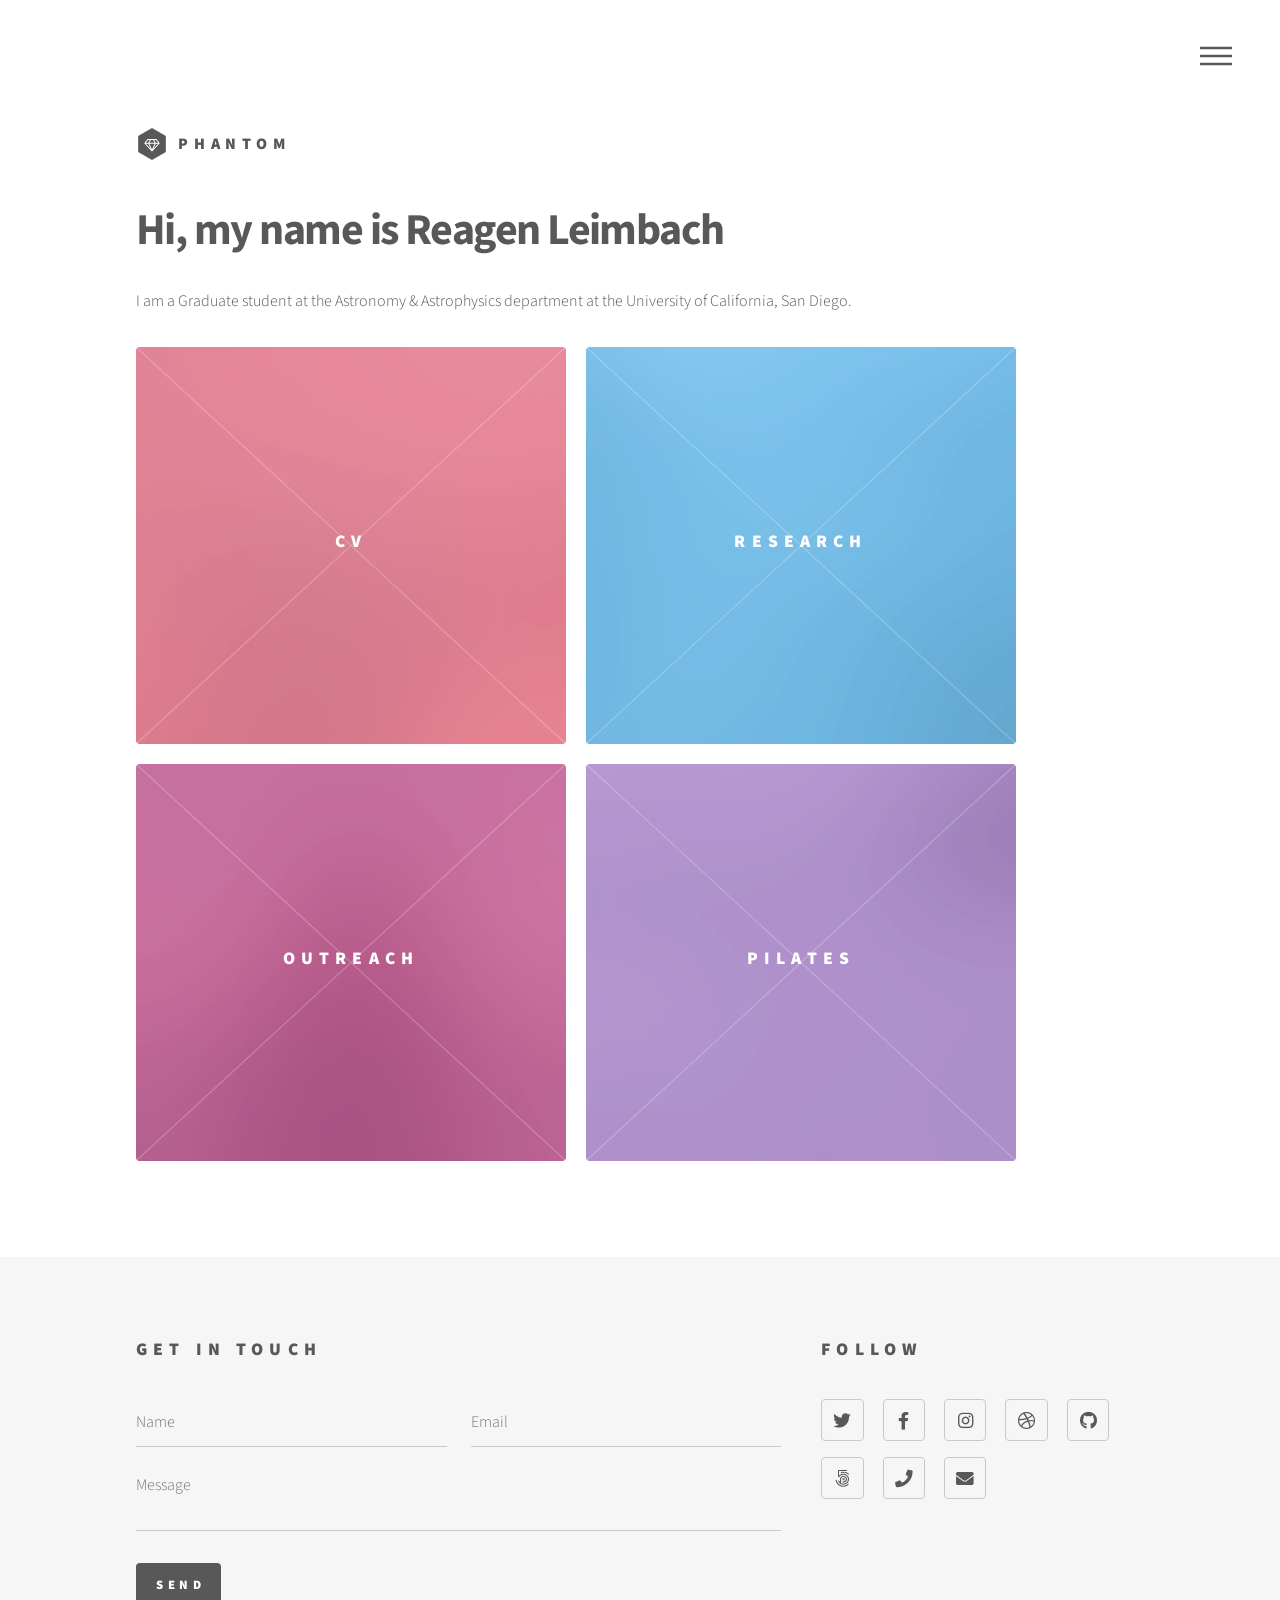
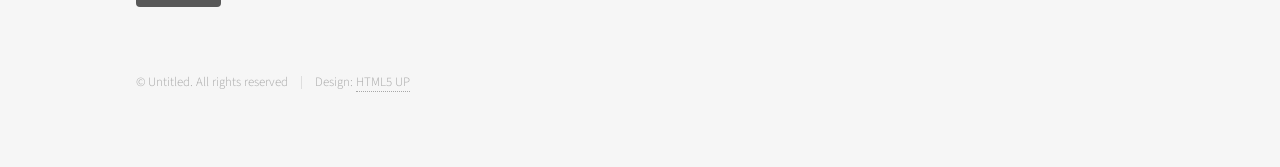
<file: index.html>
<!DOCTYPE HTML>
<!--
	Phantom by HTML5 UP
	html5up.net | @ajlkn
	Free for personal and commercial use under the CCA 3.0 license (html5up.net/license)
-->
<html>
	<head>
		<title>Reagen Leimbach</title>
		<meta charset="utf-8" />
		<meta name="viewport" content="width=device-width, initial-scale=1, user-scalable=no" />
		<link rel="stylesheet" href="assets/css/main.css" />
		<noscript><link rel="stylesheet" href="assets/css/noscript.css" /></noscript>
	</head>
	<body class="is-preload">
		<!-- Wrapper -->
			<div id="wrapper">

				<!-- Header -->
					<header id="header">
						<div class="inner">

							<!-- Logo -->
								<a href="index.html" class="logo">
									<span class="symbol"><img src="images/logo.svg" alt="" /></span><span class="title">Phantom</span>
								</a>

							<!-- Nav -->
								<nav>
									<ul>
										<li><a href="#menu">Menu</a></li>
									</ul>
								</nav>

						</div>
					</header>

				<!-- Menu -->
					<nav id="menu">
						<h2>Menu</h2>
						<ul>
							<li><a href="index.html">Home</a></li>
							<li><a href="cv.html">CV</a></li>
							<li><a href="research.html">Research</a></li>
							<li><a href="outreach.html">Outreach</a></li>
							<li><a href="pilates.html">Pilates</a></li>
							<li><a href="elements.html">Elements</a></li>
						</ul>
					</nav>

				<!-- Main -->
					<div id="main">
						<div class="inner">
							<header>
								<h1>Hi, my name is Reagen Leimbach <br /></h1>
								<p>I am a Graduate student at the Astronomy & Astrophysics department at the University of California, San Diego.</p>
							</header>
							
							<section class="tiles">
								<article class="style1">
									<span class="image">
										<img src="images/pic01.jpg" alt="" />
									</span>
									<a href="cv.html">
										<h2>CV</h2>
										<div class="content">
											<p>Sed nisl arcu euismod sit amet nisi lorem etiam dolor veroeros et feugiat.</p>
										</div>
									</a>
								</article>
								
								<article class="style2">
									<span class="image">
										<img src="images/pic02.jpg" alt="" />
									</span>
									<a href="research.html">
										<h2>Research</h2>
										<div class="content">
											<p>Sed nisl arcu euismod sit amet nisi lorem etiam dolor veroeros et feugiat.</p>
										</div>
									</a>
								</article>
								
								<!-- <article class="style3">
									<span class="image">
										<img src="images/pic03.jpg" alt="" />
									</span>
									<a href="generic.html">
										<h2>Feugiat</h2>
										<div class="content">
											<p>Sed nisl arcu euismod sit amet nisi lorem etiam dolor veroeros et feugiat.</p>
										</div>
									</a>
								</article>-->
								<article class="style4">
									<span class="image">
										<img src="images/pic04.jpg" alt="" />
									</span>
									<a href="outreach.html">
										<h2>Outreach</h2>
										<div class="content">
											<p>Sed nisl arcu euismod sit amet nisi lorem etiam dolor veroeros et feugiat.</p>
										</div>
									</a>
								</article>
								
								<article class="style5">
									<span class="image">
										<img src="images/pic05.jpg" alt="" />
									</span>
									<a href="pilates.html">
										<h2>Pilates</h2>
										<div class="content">
											<p>Sed nisl arcu euismod sit amet nisi lorem etiam dolor veroeros et feugiat.</p>
										</div>
									</a>
								</article>
								
								<!--<article class="style6">
								%	<span class="image">
								%		<img src="images/pic06.jpg" alt="" />
								%	</span>
								%	<a href="generic.html">
								%		<h2>Veroeros</h2>
								%		<div class="content">
								%			<p>Sed nisl arcu euismod sit amet nisi lorem etiam dolor veroeros et feugiat.</p>
								%		</div>
								%	</a>
								%</article>
								%<article class="style2">
								%	<span class="image">
								%		<img src="images/pic07.jpg" alt="" />
								%	</span>
								%	<a href="generic.html">
								%		<h2>Ipsum</h2>
								%		<div class="content">
								%			<p>Sed nisl arcu euismod sit amet nisi lorem etiam dolor veroeros et feugiat.</p>
								%		</div>
								%	</a>
								%</article>
								%<article class="style3">
								%	<span class="image">
								%		<img src="images/pic08.jpg" alt="" />
								%	</span>
								%	<a href="generic.html">
								%		<h2>Dolor</h2>
								%		<div class="content">
								%			<p>Sed nisl arcu euismod sit amet nisi lorem etiam dolor veroeros et feugiat.</p>
								%		</div>
								%	</a>
								%</article>
								%<article class="style1">
								%	<span class="image">
								%		<img src="images/pic09.jpg" alt="" />
								%	</span>
								%	<a href="generic.html">
								%		<h2>Nullam</h2>
								%		<div class="content">
								%			<p>Sed nisl arcu euismod sit amet nisi lorem etiam dolor veroeros et feugiat.</p>
								%		</div>
								%	</a>
								%</article>
								%<article class="style5">
								%	<span class="image">
								%		<img src="images/pic10.jpg" alt="" />
								%	</span>
								%	<a href="generic.html">
								%		<h2>Ultricies</h2>
								%		<div class="content">
								%			<p>Sed nisl arcu euismod sit amet nisi lorem etiam dolor veroeros et feugiat.</p>
								%		</div>
								%	</a>
								%</article>
								%<article class="style6">
								%	<span class="image">
								%		<img src="images/pic11.jpg" alt="" />
								%	</span>
								%	<a href="generic.html">
								%		<h2>Dictum</h2>
								%		<div class="content">
								%			<p>Sed nisl arcu euismod sit amet nisi lorem etiam dolor veroeros et feugiat.</p>
								%		</div>
								%	</a>
								%</article>
								%<article class="style4">
								%	<span class="image">
								%		<img src="images/pic12.jpg" alt="" />
								%	</span>
								%	<a href="generic.html">
								%		<h2>Pretium</h2>
								%		<div class="content">
								%			<p>Sed nisl arcu euismod sit amet nisi lorem etiam dolor veroeros et feugiat.</p>
								%		</div>
								%	</a>
								%</article>-->
							</section>
						</div>
					</div>

				<!-- Footer -->
					<footer id="footer">
						<div class="inner">
							<section>
								<h2>Get in touch</h2>
								<form method="post" action="#">
									<div class="fields">
										<div class="field half">
											<input type="text" name="name" id="name" placeholder="Name" />
										</div>
										<div class="field half">
											<input type="email" name="email" id="email" placeholder="Email" />
										</div>
										<div class="field">
											<textarea name="message" id="message" placeholder="Message"></textarea>
										</div>
									</div>
									<ul class="actions">
										<li><input type="submit" value="Send" class="primary" /></li>
									</ul>
								</form>
							</section>
							<section>
								<h2>Follow</h2>
								<ul class="icons">
									<li><a href="#" class="icon brands style2 fa-twitter"><span class="label">Twitter</span></a></li>
									<li><a href="#" class="icon brands style2 fa-facebook-f"><span class="label">Facebook</span></a></li>
									<li><a href="#" class="icon brands style2 fa-instagram"><span class="label">Instagram</span></a></li>
									<li><a href="#" class="icon brands style2 fa-dribbble"><span class="label">Dribbble</span></a></li>
									<li><a href="#" class="icon brands style2 fa-github"><span class="label">GitHub</span></a></li>
									<li><a href="#" class="icon brands style2 fa-500px"><span class="label">500px</span></a></li>
									<li><a href="#" class="icon solid style2 fa-phone"><span class="label">Phone</span></a></li>
									<li><a href="#" class="icon solid style2 fa-envelope"><span class="label">Email</span></a></li>
								</ul>
							</section>
							<ul class="copyright">
								<li>&copy; Untitled. All rights reserved</li><li>Design: <a href="http://html5up.net">HTML5 UP</a></li>
							</ul>
						</div>
					</footer>

			</div>

		<!-- Scripts -->
			<script src="assets/js/jquery.min.js"></script>
			<script src="assets/js/browser.min.js"></script>
			<script src="assets/js/breakpoints.min.js"></script>
			<script src="assets/js/util.js"></script>
			<script src="assets/js/main.js"></script>

	</body>
</html>
</file>
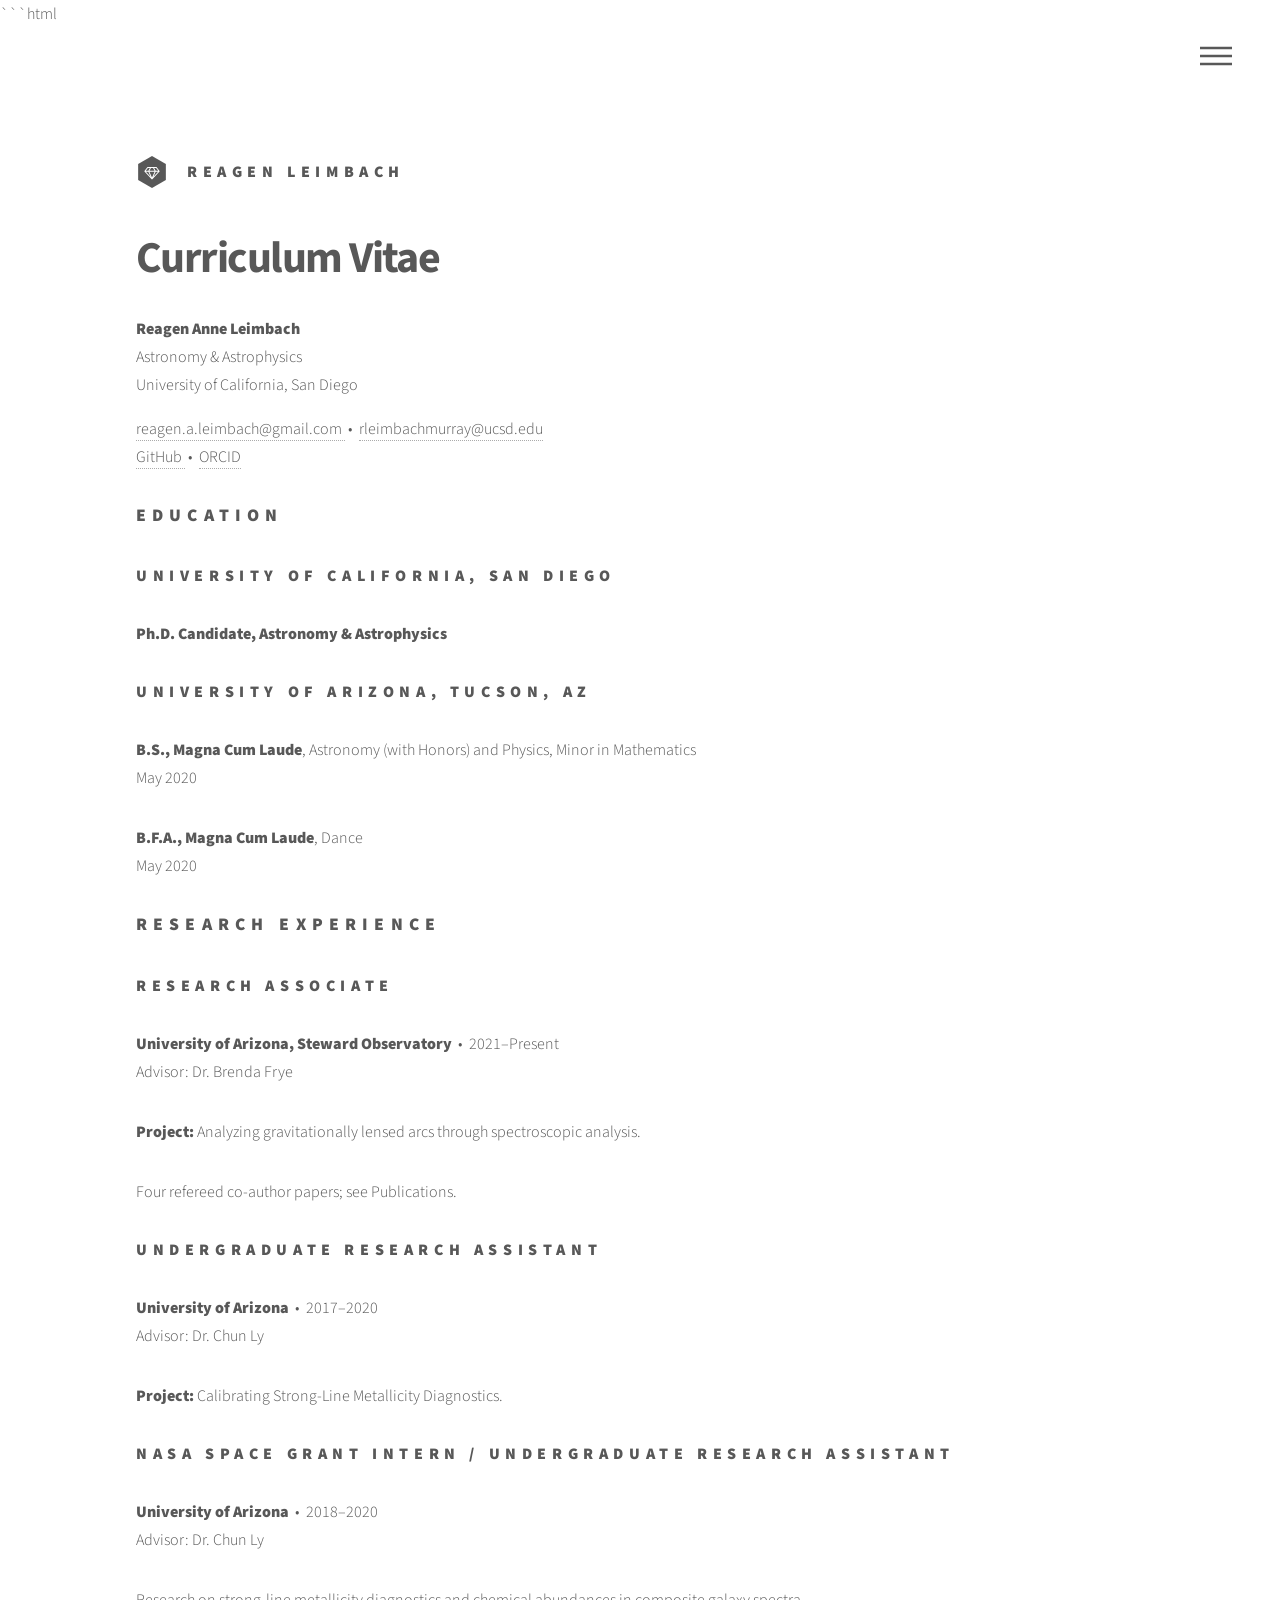
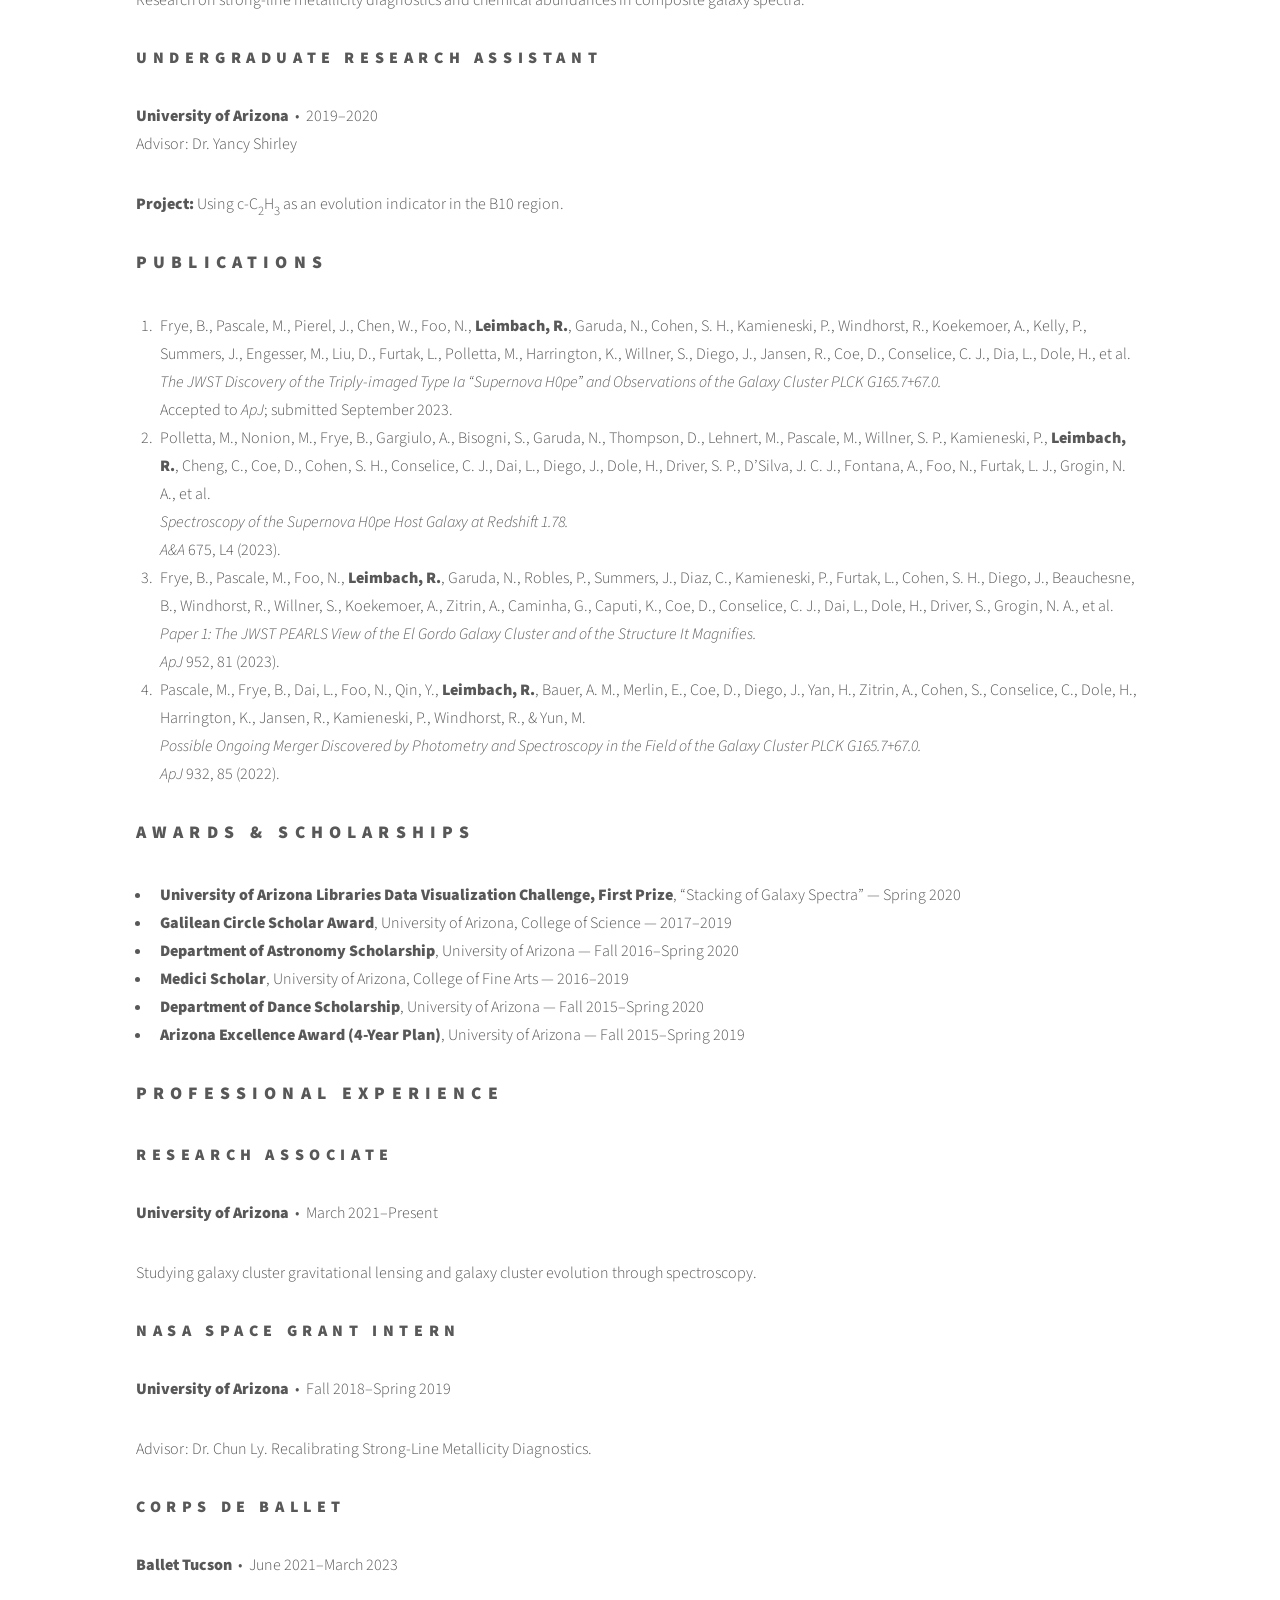
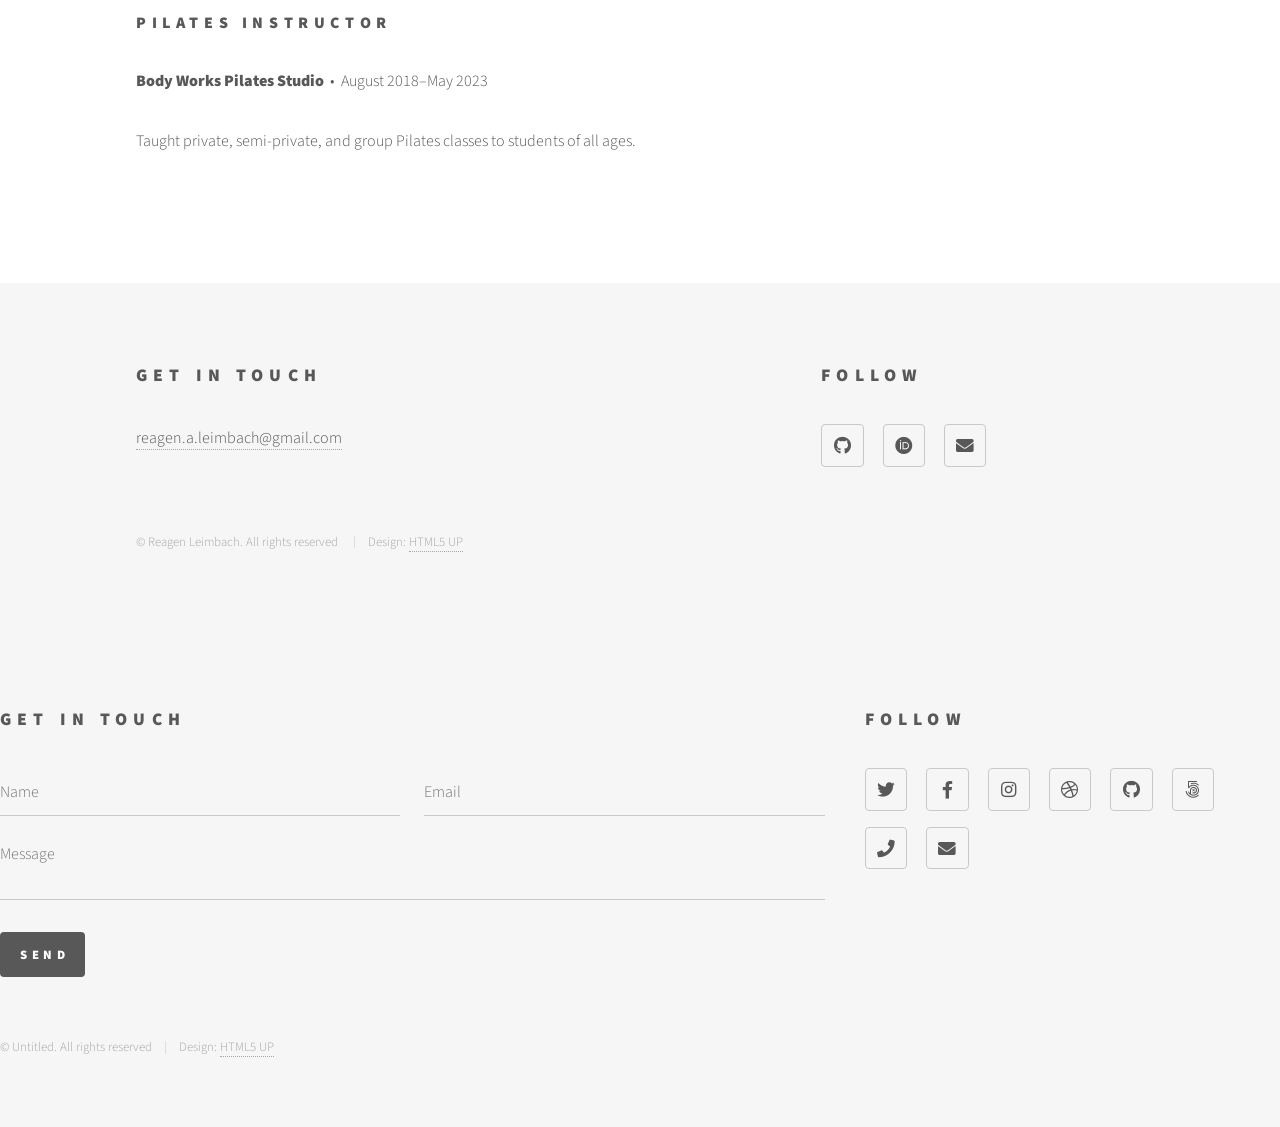
<file: cv.html>
```html
<!DOCTYPE HTML>
<!--
    Phantom by HTML5 UP
    html5up.net | @ajlkn
    Free for personal and commercial use under the CCA 3.0 license
-->
<html>
    <head>
        <title>CV - Reagen Leimbach</title>
        <meta charset="utf-8" />
        <meta name="viewport" content="width=device-width, initial-scale=1, user-scalable=no" />
        <link rel="stylesheet" href="assets/css/main.css" />
        <noscript><link rel="stylesheet" href="assets/css/noscript.css" /></noscript>
    </head>

    <body class="is-preload">

        <!-- Wrapper -->
        <div id="wrapper">

            <!-- Header -->
            <header id="header">
                <div class="inner">

                    <!-- Logo -->
                    <a href="index.html" class="logo">
                        <span class="symbol"><img src="images/logo.svg" alt="" /></span>
                        <span class="title">Reagen Leimbach</span>
                    </a>

                    <!-- Nav -->
                    <nav>
                        <ul>
                            <li><a href="#menu">Menu</a></li>
                        </ul>
                    </nav>

                </div>
            </header>

            <!-- Menu -->
            <nav id="menu">
                <h2>Menu</h2>
                <ul>
                    <li><a href="index.html">Home</a></li>
                    <li><a href="cv.html">CV</a></li>
                    <li><a href="research.html">Research</a></li>
                    <li><a href="outreach.html">Outreach</a></li>
                    <li><a href="pilates.html">Pilates</a></li>
                </ul>
            </nav>

            <!-- Main -->
            <div id="main">
                <div class="inner">

                    <header>
                        <h1>Curriculum Vitae</h1>

                        <p>
                            <strong>Reagen Anne Leimbach</strong><br />
                            Astronomy &amp; Astrophysics<br />
                            University of California, San Diego
                        </p>

                        <p>
                            <a href="mailto:reagen.a.leimbach@gmail.com">
                                reagen.a.leimbach@gmail.com
                            </a>
                            &nbsp;&bull;&nbsp;
                            <a href="mailto:rleimbach@ucsd.edu">
                                rleimbachmurray@ucsd.edu
                            </a>
                            <br />
                            <a href="https://github.com/Reagen" target="_blank">
                                GitHub
                            </a>
                            &nbsp;&bull;&nbsp;
                            <a href="https://orcid.org/0009-0001-7446-2350" target="_blank">
                                ORCID
                            </a>
                        </p>
                    </header>


                    <!-- Education -->
                    <section>
                        <h2>Education</h2>

                        <h3>University of California, San Diego</h3>
                        <p>
                            <strong>Ph.D. Candidate, Astronomy &amp; Astrophysics</strong>
                        </p>

                        <h3>University of Arizona, Tucson, AZ</h3>
                        <p>
                            <strong>B.S., Magna Cum Laude</strong>,
                            Astronomy (with Honors) and Physics, Minor in Mathematics
                            <br />
                            May 2020
                        </p>

                        <p>
                            <strong>B.F.A., Magna Cum Laude</strong>, Dance
                            <br />
                            May 2020
                        </p>
                    </section>


                    <!-- Research Experience -->
                    <section>
                        <h2>Research Experience</h2>

                        <h3>Research Associate</h3>
                        <p>
                            <strong>University of Arizona, Steward Observatory</strong>
                            &nbsp;&bull;&nbsp; 2021&ndash;Present
                            <br />
                            Advisor: Dr. Brenda Frye
                        </p>

                        <p>
                            <strong>Project:</strong>
                            Analyzing gravitationally lensed arcs through spectroscopic
                            analysis.
                        </p>

                        <p>
                            Four refereed co-author papers; see Publications.
                        </p>


                        <h3>Undergraduate Research Assistant</h3>
                        <p>
                            <strong>University of Arizona</strong>
                            &nbsp;&bull;&nbsp; 2017&ndash;2020
                            <br />
                            Advisor: Dr. Chun Ly
                        </p>

                        <p>
                            <strong>Project:</strong>
                            Calibrating Strong-Line Metallicity Diagnostics.
                        </p>


                        <h3>NASA Space Grant Intern / Undergraduate Research Assistant</h3>
                        <p>
                            <strong>University of Arizona</strong>
                            &nbsp;&bull;&nbsp; 2018&ndash;2020
                            <br />
                            Advisor: Dr. Chun Ly
                        </p>

                        <p>
                            Research on strong-line metallicity diagnostics and
                            chemical abundances in composite galaxy spectra.
                        </p>


                        <h3>Undergraduate Research Assistant</h3>
                        <p>
                            <strong>University of Arizona</strong>
                            &nbsp;&bull;&nbsp; 2019&ndash;2020
                            <br />
                            Advisor: Dr. Yancy Shirley
                        </p>

                        <p>
                            <strong>Project:</strong>
                            Using c-C<sub>2</sub>H<sub>3</sub> as an evolution indicator
                            in the B10 region.
                        </p>


                        <!--<h3>Undergraduate Research Assistant</h3>
                        <p>
                            <strong>University of Arizona</strong>
                            &nbsp;&bull;&nbsp; Spring 2016
                            <br />
                            Advisor: Dr. Kaitlin Kratter
                        </p>

                        <p>
                            <strong>Project:</strong>
                            Modeling the Pluto&ndash;Charon system.
                        </p>
                    </section> -->


                    <!-- Publications -->
                    <section>
                        <h2>Publications</h2>

                        <ol>

                            <li>
                                Frye, B., Pascale, M., Pierel, J., Chen, W., Foo, N.,
                                <strong>Leimbach, R.</strong>, Garuda, N., Cohen, S. H.,
                                Kamieneski, P., Windhorst, R., Koekemoer, A., Kelly, P.,
                                Summers, J., Engesser, M., Liu, D., Furtak, L.,
                                Polletta, M., Harrington, K., Willner, S., Diego, J.,
                                Jansen, R., Coe, D., Conselice, C. J., Dia, L., Dole, H.,
                                et al.
                                <br />
                                <em>
                                    The JWST Discovery of the Triply-imaged Type Ia
                                    &ldquo;Supernova H0pe&rdquo; and Observations of the
                                    Galaxy Cluster PLCK G165.7+67.0.
                                </em>
                                <br />
                                Accepted to <em>ApJ</em>; submitted September 2023.
                            </li>

                            <li>
                                Polletta, M., Nonion, M., Frye, B., Gargiulo, A.,
                                Bisogni, S., Garuda, N., Thompson, D., Lehnert, M.,
                                Pascale, M., Willner, S. P., Kamieneski, P.,
                                <strong>Leimbach, R.</strong>, Cheng, C., Coe, D.,
                                Cohen, S. H., Conselice, C. J., Dai, L., Diego, J.,
                                Dole, H., Driver, S. P., D&rsquo;Silva, J. C. J.,
                                Fontana, A., Foo, N., Furtak, L. J., Grogin, N. A.,
                                et al.
                                <br />
                                <em>
                                    Spectroscopy of the Supernova H0pe Host Galaxy at
                                    Redshift 1.78.
                                </em>
                                <br />
                                <em>A&amp;A</em> 675, L4 (2023).
                            </li>

                            <li>
                                Frye, B., Pascale, M., Foo, N., <strong>Leimbach, R.</strong>,
                                Garuda, N., Robles, P., Summers, J., Diaz, C.,
                                Kamieneski, P., Furtak, L., Cohen, S. H., Diego, J.,
                                Beauchesne, B., Windhorst, R., Willner, S.,
                                Koekemoer, A., Zitrin, A., Caminha, G., Caputi, K.,
                                Coe, D., Conselice, C. J., Dai, L., Dole, H., Driver, S.,
                                Grogin, N. A., et al.
                                <br />
                                <em>
                                    Paper 1: The JWST PEARLS View of the El Gordo Galaxy
                                    Cluster and of the Structure It Magnifies.
                                </em>
                                <br />
                                <em>ApJ</em> 952, 81 (2023).
                            </li>

                            <li>
                                Pascale, M., Frye, B., Dai, L., Foo, N., Qin, Y.,
                                <strong>Leimbach, R.</strong>, Bauer, A. M., Merlin, E.,
                                Coe, D., Diego, J., Yan, H., Zitrin, A., Cohen, S.,
                                Conselice, C., Dole, H., Harrington, K., Jansen, R.,
                                Kamieneski, P., Windhorst, R., &amp; Yun, M.
                                <br />
                                <em>
                                    Possible Ongoing Merger Discovered by Photometry and
                                    Spectroscopy in the Field of the Galaxy Cluster
                                    PLCK G165.7+67.0.
                                </em>
                                <br />
                                <em>ApJ</em> 932, 85 (2022).
                            </li>

                        </ol>
                    </section>


                    <!-- Talks 
                    <section>
                        <h2>Talks</h2>

                        <h3>
                            JWST/NIRSpec Discovery of z~2 Galaxy Overdensities Behind
                            the Galaxy Cluster PLCK G165.7+67.0
                        </h3>

                        <p>
                            Internal Symposium, Steward Observatory,
                            University of Arizona
                            <br />
                            22 September 2023
                        </p>

                        <h3>
                            Recalibrating Strong-Line Metallicity Diagnostics:
                            Chemical Abundances from Composite Galaxy Spectra
                        </h3>

                        <p>
                            NASA Space Grant Symposium, Tempe, AZ
                            <br />
                            13 April 2019
                        </p>
                    </section>-->


                    <!-- Awards and Scholarships -->
                    <section>
                        <h2>Awards &amp; Scholarships</h2>

                        <ul>
                            <li>
                                <strong>University of Arizona Libraries Data Visualization
                                Challenge, First Prize</strong>,
                                &ldquo;Stacking of Galaxy Spectra&rdquo; &mdash; Spring 2020
                            </li>

                            <li>
                                <strong>Galilean Circle Scholar Award</strong>,
                                University of Arizona, College of Science &mdash; 2017&ndash;2019
                            </li>

                            <li>
                                <strong>Department of Astronomy Scholarship</strong>,
                                University of Arizona &mdash; Fall 2016&ndash;Spring 2020
                            </li>

                            <li>
                                <strong>Medici Scholar</strong>,
                                University of Arizona, College of Fine Arts &mdash; 2016&ndash;2019
                            </li>

                            <li>
                                <strong>Department of Dance Scholarship</strong>,
                                University of Arizona &mdash; Fall 2015&ndash;Spring 2020
                            </li>

                            <li>
                                <strong>Arizona Excellence Award (4-Year Plan)</strong>,
                                University of Arizona &mdash; Fall 2015&ndash;Spring 2019
                            </li>
                        </ul>
					</section>
                    <!-- Professional Experience -->
                    <section>
                        <h2>Professional Experience</h2>

                        <h3>Research Associate</h3>
                        <p>
                            <strong>University of Arizona</strong>
                            &nbsp;&bull;&nbsp; March 2021&ndash;Present
                        </p>

                        <p>
                            Studying galaxy cluster gravitational lensing and galaxy
                            cluster evolution through spectroscopy.
                        </p>


                        <h3>NASA Space Grant Intern</h3>
                        <p>
                            <strong>University of Arizona</strong>
                            &nbsp;&bull;&nbsp; Fall 2018&ndash;Spring 2019
                        </p>

                        <p>
                            Advisor: Dr. Chun Ly. Recalibrating Strong-Line Metallicity
                            Diagnostics.
                        </p>


                        <h3>Corps de Ballet</h3>
                        <p>
                            <strong>Ballet Tucson</strong>
                            &nbsp;&bull;&nbsp; June 2021&ndash;March 2023
                        </p>


                        <h3>Pilates Instructor</h3>
                        <p>
                            <strong>Body Works Pilates Studio</strong>
                            &nbsp;&bull;&nbsp; August 2018&ndash;May 2023
                        </p>

                        <p>
                            Taught private, semi-private, and group Pilates classes
                            to students of all ages.
                        </p>
                    </section>
                </div>
            </div>


            <!-- Footer -->
            <footer id="footer">
                <div class="inner">

                    <section>
                        <h2>Get in touch</h2>

                        <p>
                            <a href="mailto:reagen.a.leimbach@gmail.com">
                                reagen.a.leimbach@gmail.com
                            </a>
                        </p>
                    </section>

                    <section>
                        <h2>Follow</h2>

                        <ul class="icons">
                            <li>
                                <a href="https://github.com/Reagen"
                                   class="icon brands style2 fa-github"
                                   target="_blank">
                                    <span class="label">GitHub</span>
                                </a>
                            </li>

                            <li>
                                <a href="https://orcid.org/0009-0001-7446-2350"
                                   class="icon brands style2 fa-orcid"
                                   target="_blank">
                                    <span class="label">ORCID</span>
                                </a>
                            </li>

                            <li>
                                <a href="mailto:reagen.a.leimbach@gmail.com"
                                   class="icon solid style2 fa-envelope">
                                    <span class="label">Email</span>
                                </a>
                            </li>
                        </ul>
                    </section>

                    <ul class="copyright">
                        <li>&copy; Reagen Leimbach. All rights reserved</li>
                        <li>Design: <a href="https://html5up.net">HTML5 UP</a></li>
                    </ul>

                </div>
            </footer>

        </div>
		<!-- Footer -->
					<footer id="footer">
						<div class="inner">
							<section>
								<h2>Get in touch</h2>
								<form method="post" action="#">
									<div class="fields">
										<div class="field half">
											<input type="text" name="name" id="name" placeholder="Name" />
										</div>
										<div class="field half">
											<input type="email" name="email" id="email" placeholder="Email" />
										</div>
										<div class="field">
											<textarea name="message" id="message" placeholder="Message"></textarea>
										</div>
									</div>
									<ul class="actions">
										<li><input type="submit" value="Send" class="primary" /></li>
									</ul>
								</form>
							</section>
							<section>
								<h2>Follow</h2>
								<ul class="icons">
									<li><a href="#" class="icon brands style2 fa-twitter"><span class="label">Twitter</span></a></li>
									<li><a href="#" class="icon brands style2 fa-facebook-f"><span class="label">Facebook</span></a></li>
									<li><a href="#" class="icon brands style2 fa-instagram"><span class="label">Instagram</span></a></li>
									<li><a href="#" class="icon brands style2 fa-dribbble"><span class="label">Dribbble</span></a></li>
									<li><a href="#" class="icon brands style2 fa-github"><span class="label">GitHub</span></a></li>
									<li><a href="#" class="icon brands style2 fa-500px"><span class="label">500px</span></a></li>
									<li><a href="#" class="icon solid style2 fa-phone"><span class="label">Phone</span></a></li>
									<li><a href="#" class="icon solid style2 fa-envelope"><span class="label">Email</span></a></li>
								</ul>
							</section>
							<ul class="copyright">
								<li>&copy; Untitled. All rights reserved</li><li>Design: <a href="http://html5up.net">HTML5 UP</a></li>
							</ul>
						</div>
					</footer>

			</div>
        <!-- Scripts -->
        <script src="assets/js/jquery.min.js"></script>
        <script src="assets/js/browser.min.js"></script>
        <script src="assets/js/breakpoints.min.js"></script>
        <script src="assets/js/util.js"></script>
        <script src="assets/js/main.js"></script>

    </body>
</html>
</file>
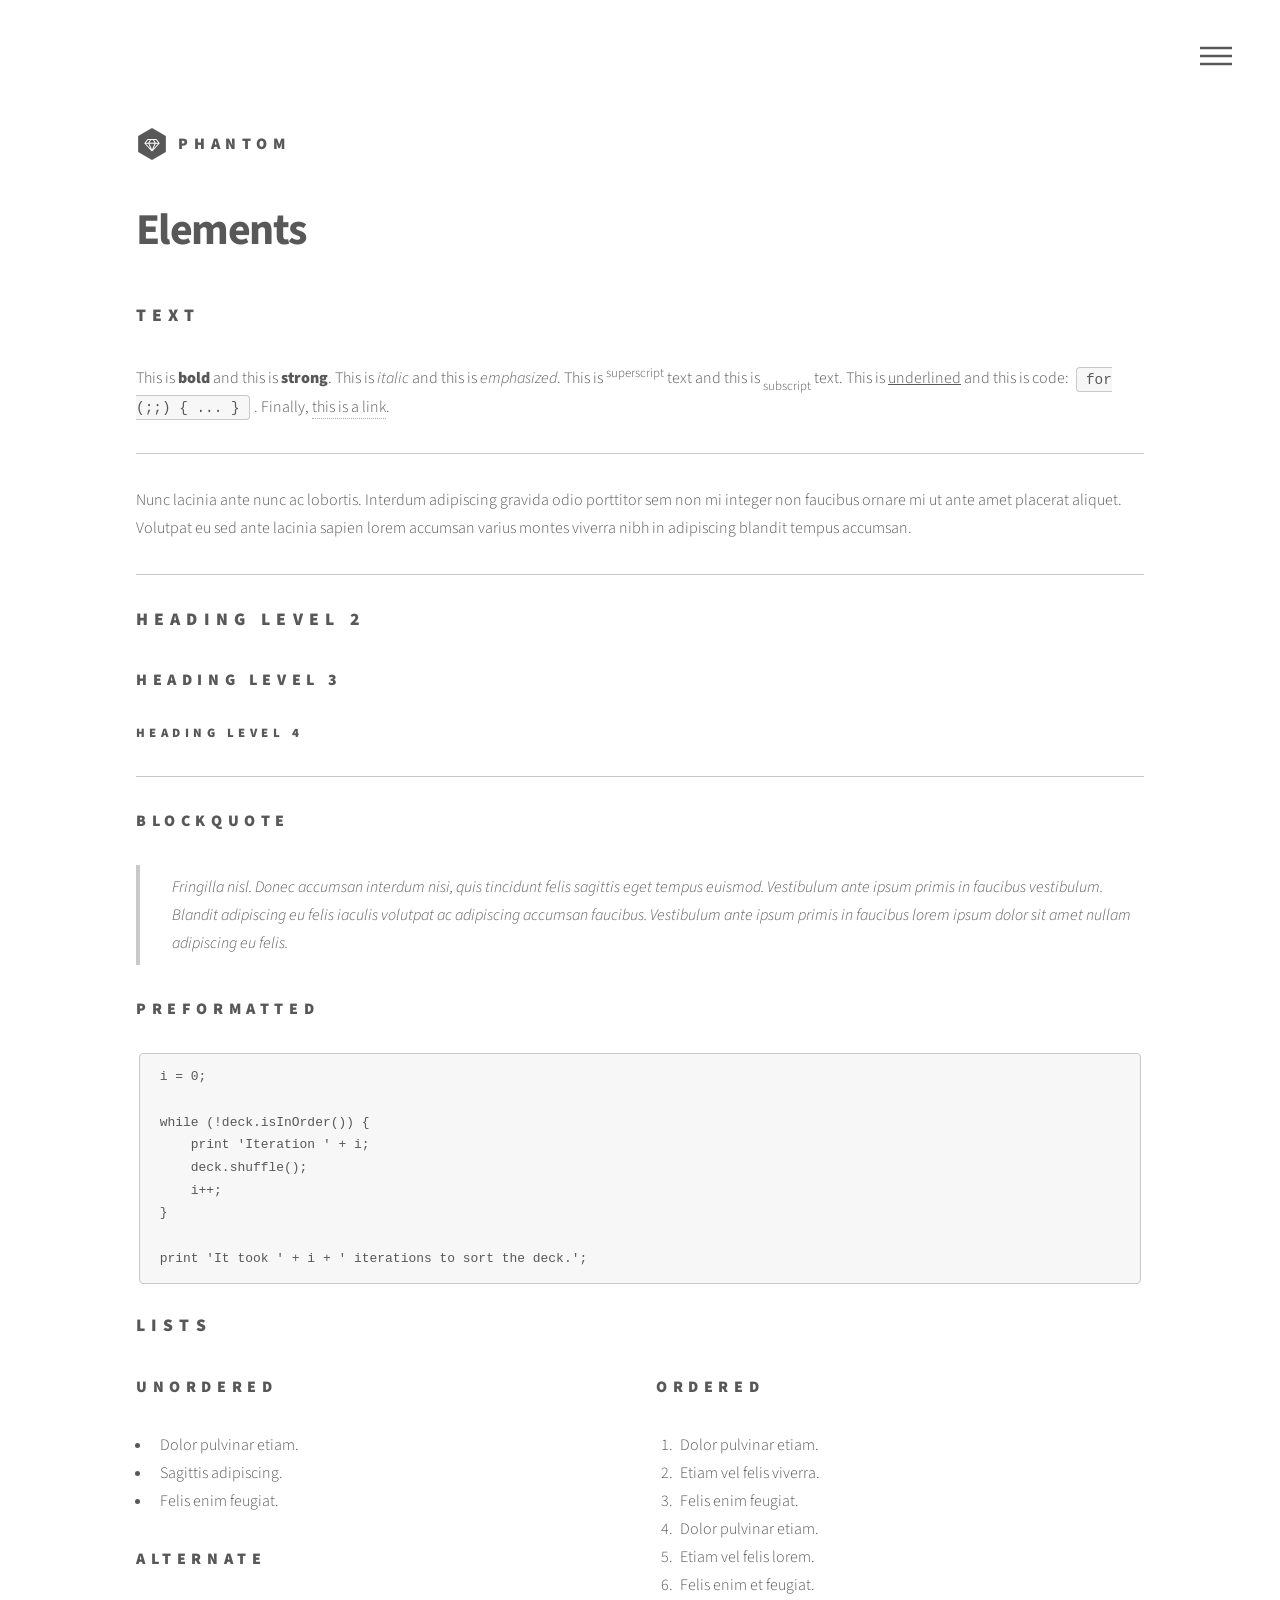
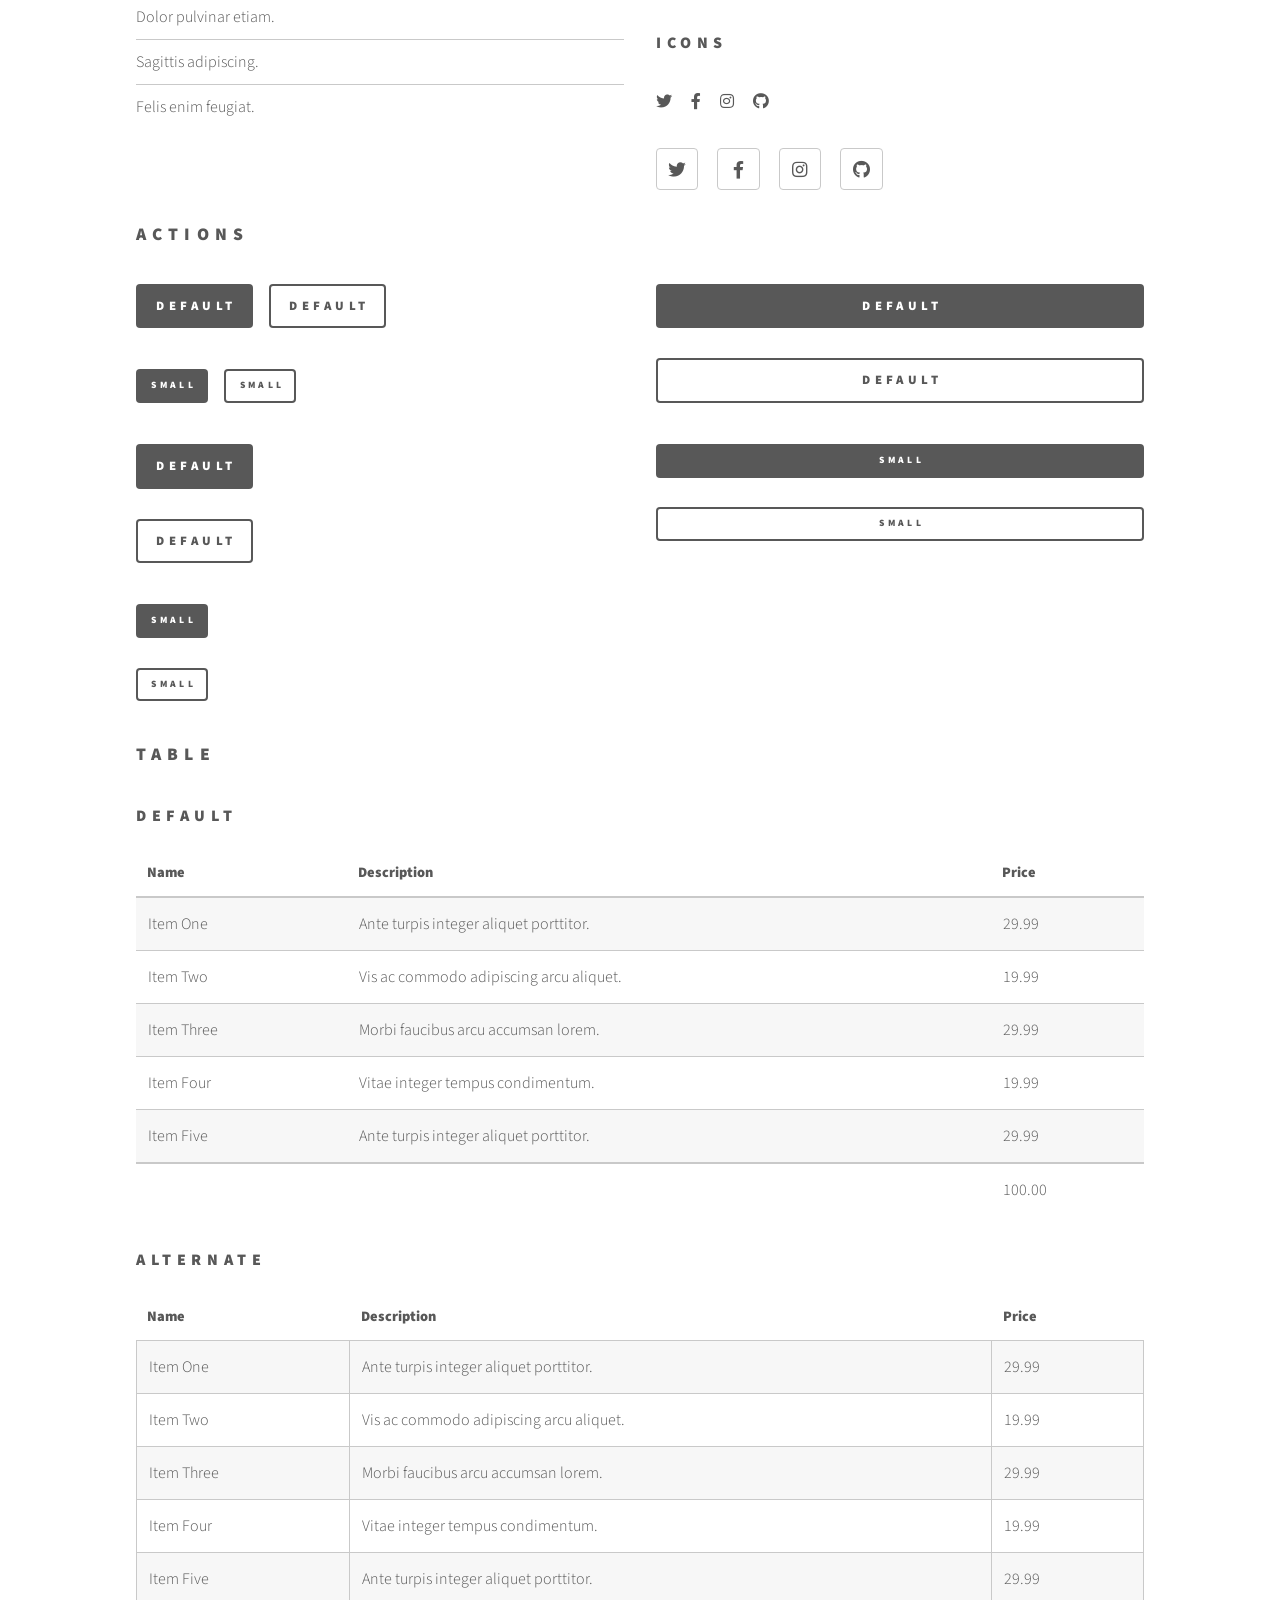
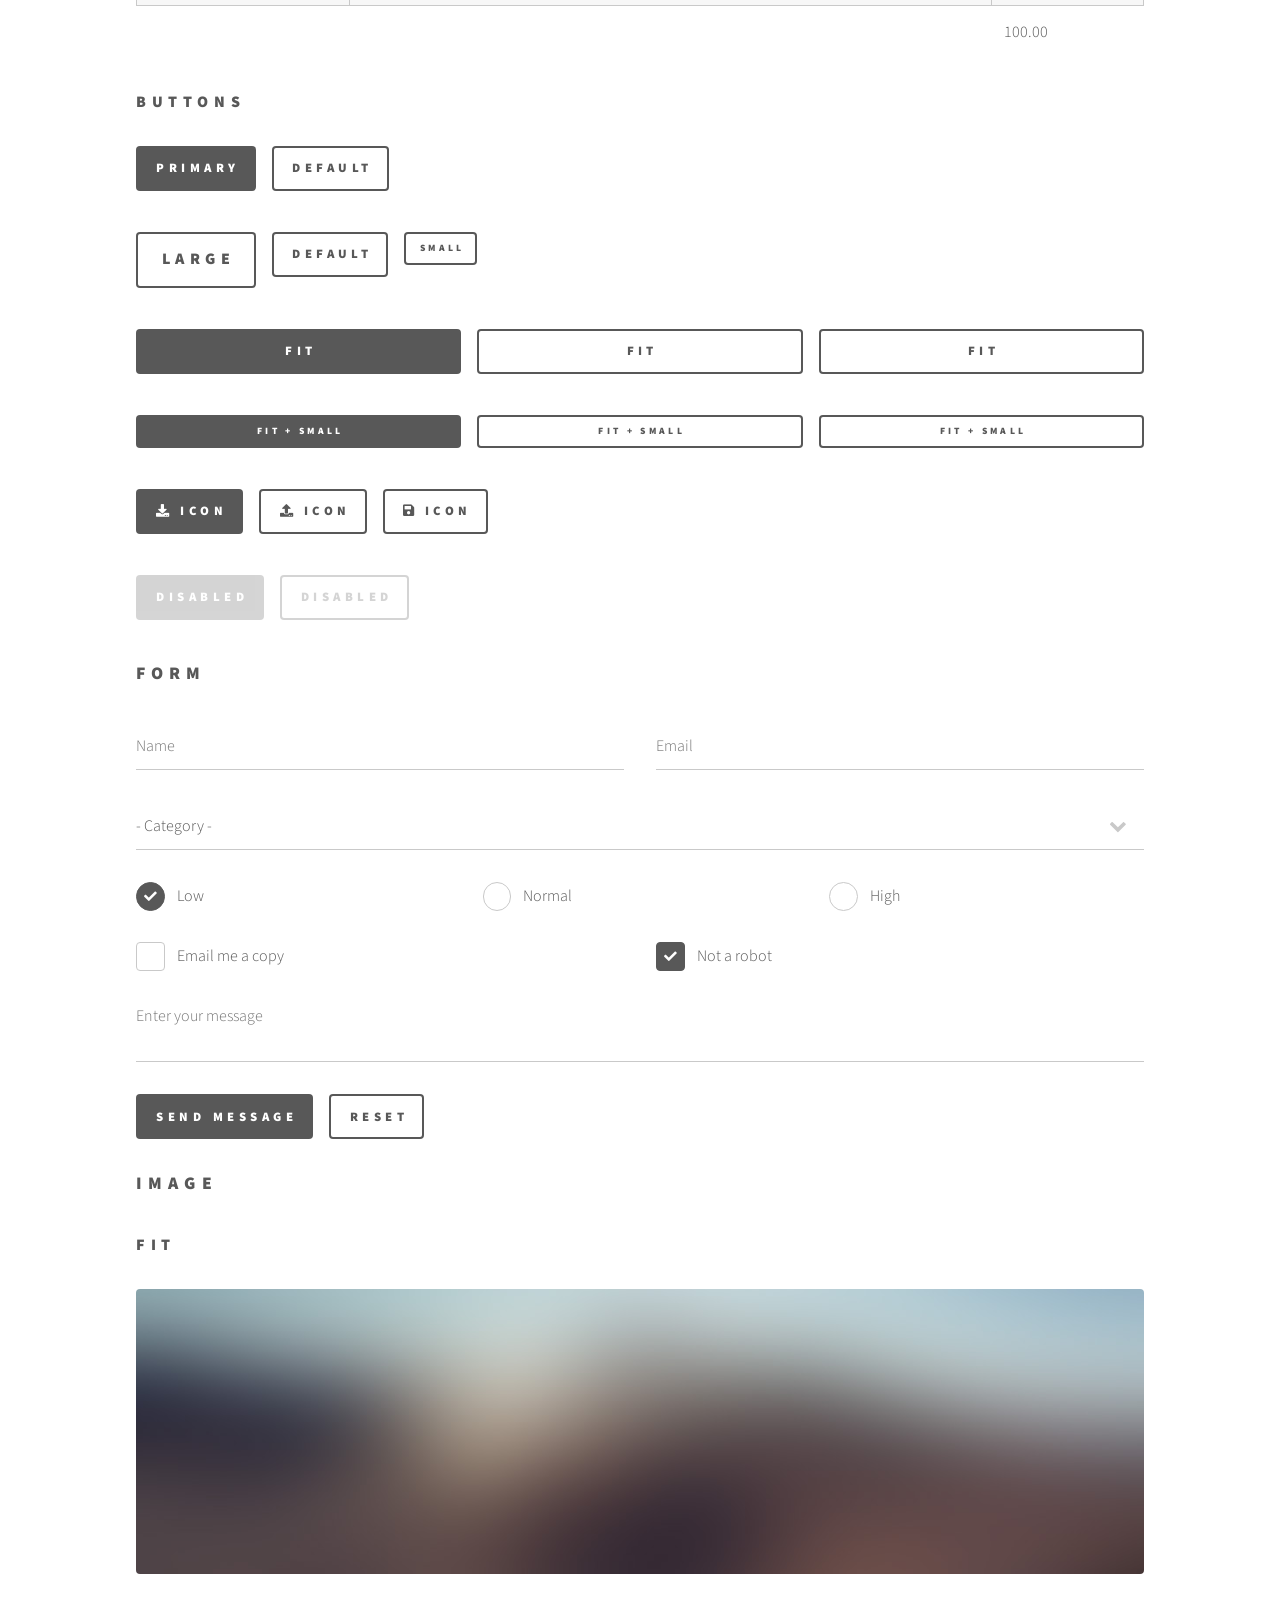
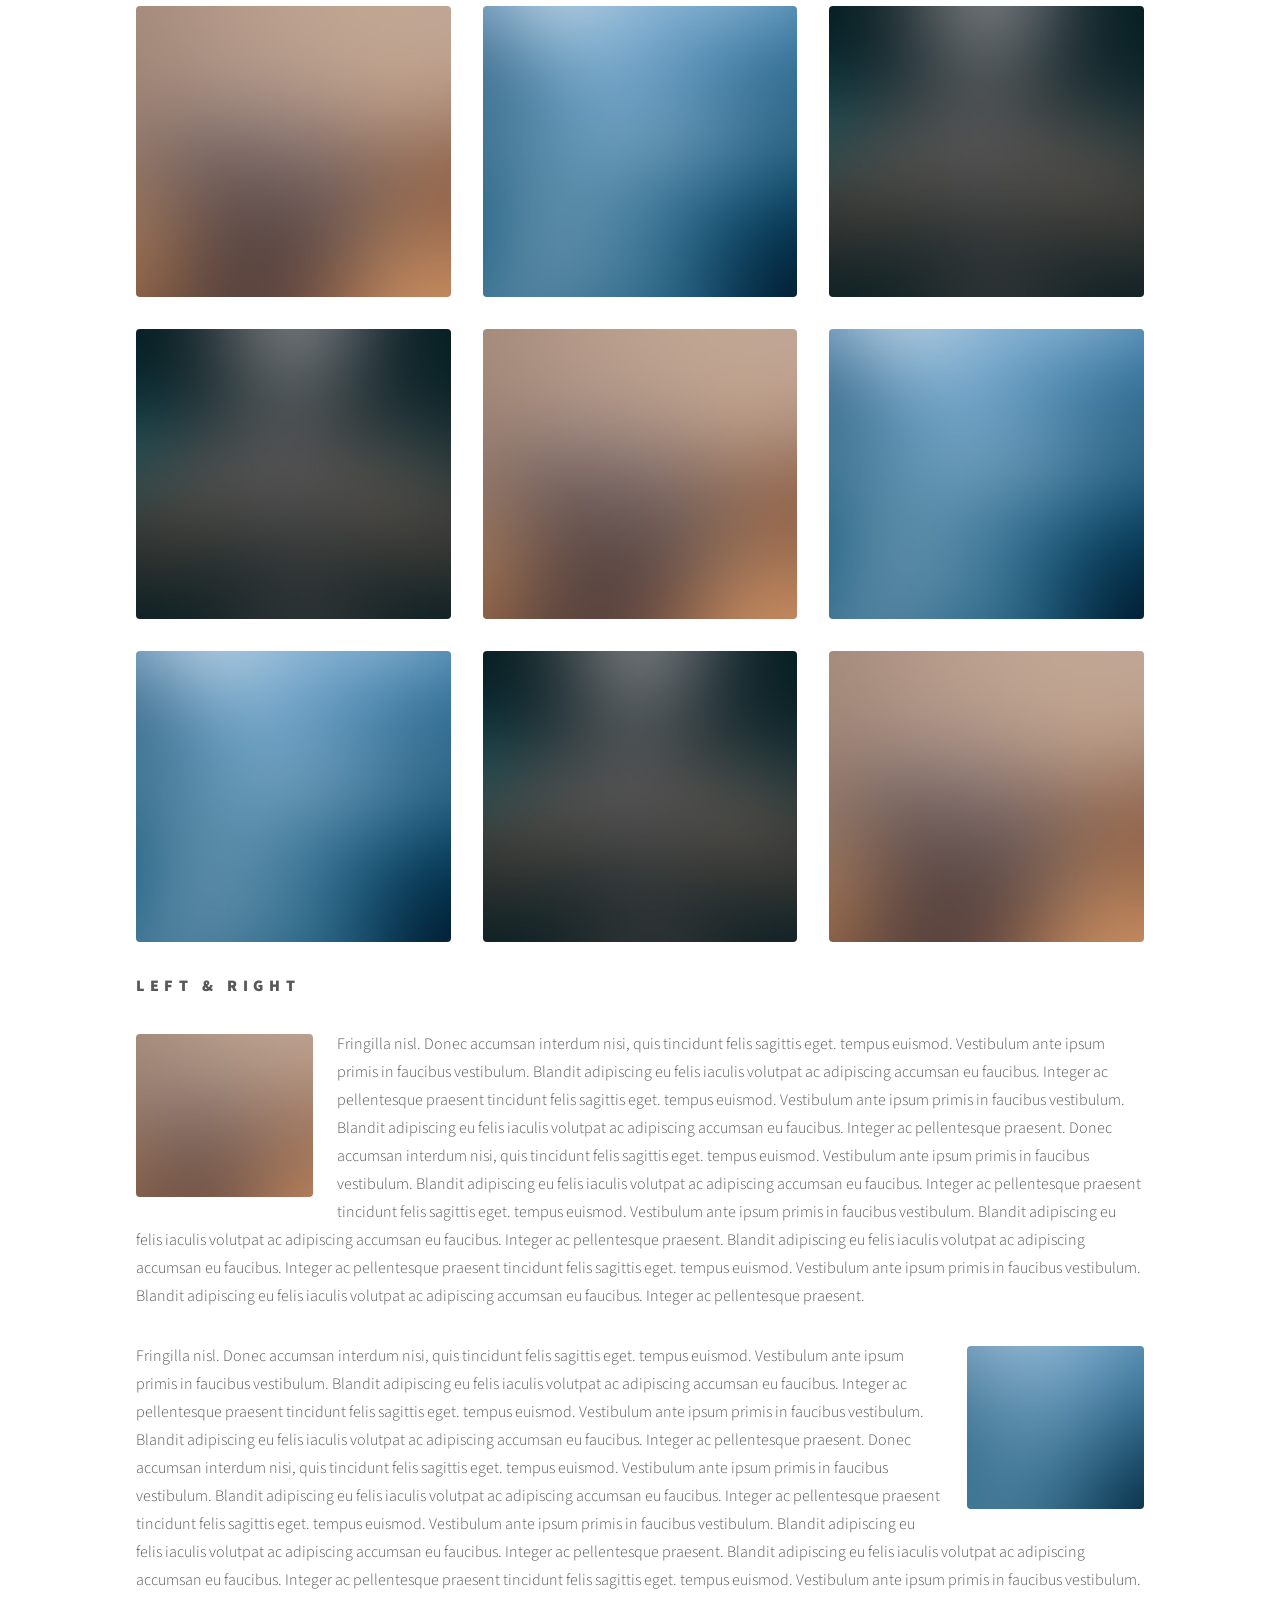
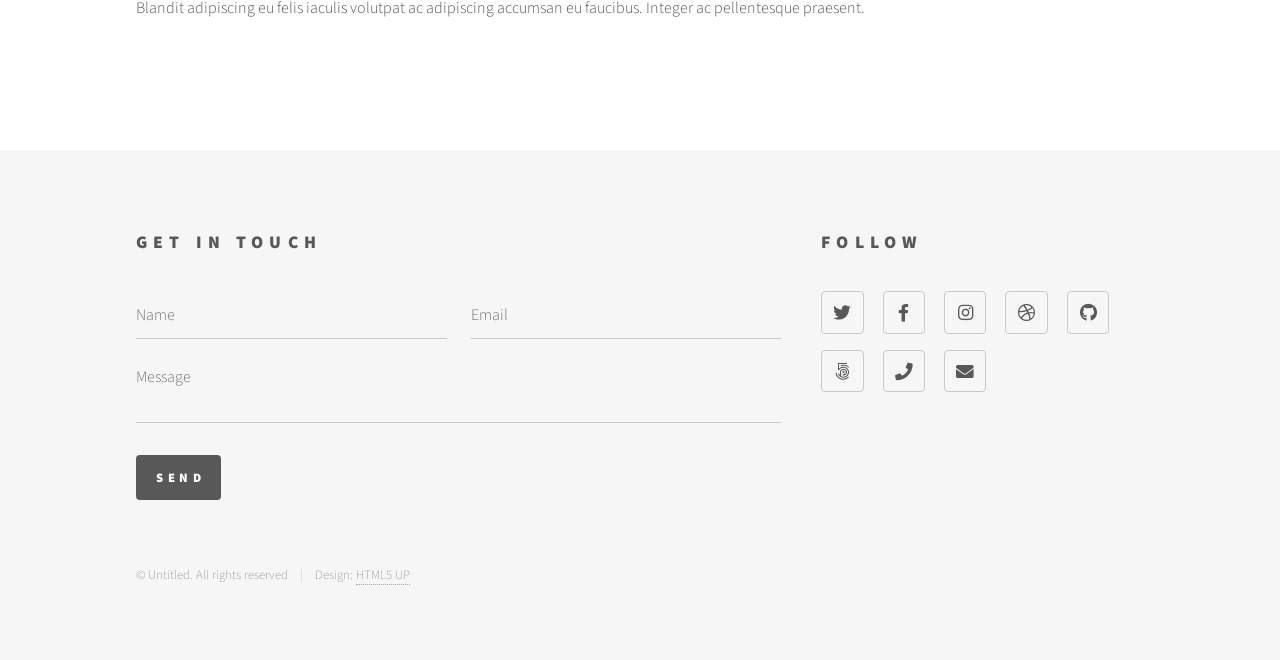
<file: elements.html>
<!DOCTYPE HTML>
<!--
	Phantom by HTML5 UP
	html5up.net | @ajlkn
	Free for personal and commercial use under the CCA 3.0 license (html5up.net/license)
-->
<html>
	<head>
		<title>Elements - Phantom by HTML5 UP</title>
		<meta charset="utf-8" />
		<meta name="viewport" content="width=device-width, initial-scale=1, user-scalable=no" />
		<link rel="stylesheet" href="assets/css/main.css" />
		<noscript><link rel="stylesheet" href="assets/css/noscript.css" /></noscript>
	</head>
	<body class="is-preload">
		<!-- Wrapper -->
			<div id="wrapper">

				<!-- Header -->
					<header id="header">
						<div class="inner">

							<!-- Logo -->
								<a href="index.html" class="logo">
									<span class="symbol"><img src="images/logo.svg" alt="" /></span><span class="title">Phantom</span>
								</a>

							<!-- Nav -->
								<nav>
									<ul>
										<li><a href="#menu">Menu</a></li>
									</ul>
								</nav>

						</div>
					</header>

				<!-- Menu -->
					<nav id="menu">
						<h2>Menu</h2>
						<ul>
							<li><a href="index.html">Home</a></li>
							<li><a href="generic.html">Curriculum Vitae</a></li>
							<li><a href="generic.html">Research</a></li>
							<li><a href="generic.html">Outreach</a></li>
							<li><a href="generic.html">Pilates</a></li>
							<li><a href="elements.html">Elements</a></li>
						</ul>
					</nav>

				<!-- Main -->
					<div id="main">
						<div class="inner">
							<h1>Elements</h1>

							<!-- Text -->
								<section>
									<h2>Text</h2>
									<p>This is <b>bold</b> and this is <strong>strong</strong>. This is <i>italic</i> and this is <em>emphasized</em>.
									This is <sup>superscript</sup> text and this is <sub>subscript</sub> text.
									This is <u>underlined</u> and this is code: <code>for (;;) { ... }</code>. Finally, <a href="#">this is a link</a>.</p>
									<hr />
									<p>Nunc lacinia ante nunc ac lobortis. Interdum adipiscing gravida odio porttitor sem non mi integer non faucibus ornare mi ut ante amet placerat aliquet. Volutpat eu sed ante lacinia sapien lorem accumsan varius montes viverra nibh in adipiscing blandit tempus accumsan.</p>
									<hr />
									<h2>Heading Level 2</h2>
									<h3>Heading Level 3</h3>
									<h4>Heading Level 4</h4>
									<hr />
									<h3>Blockquote</h3>
									<blockquote>Fringilla nisl. Donec accumsan interdum nisi, quis tincidunt felis sagittis eget tempus euismod. Vestibulum ante ipsum primis in faucibus vestibulum. Blandit adipiscing eu felis iaculis volutpat ac adipiscing accumsan faucibus. Vestibulum ante ipsum primis in faucibus lorem ipsum dolor sit amet nullam adipiscing eu felis.</blockquote>
									<h3>Preformatted</h3>
									<pre><code>i = 0;

while (!deck.isInOrder()) {
    print 'Iteration ' + i;
    deck.shuffle();
    i++;
}

print 'It took ' + i + ' iterations to sort the deck.';</code></pre>
								</section>

							<!-- Lists -->
								<section>
									<h2>Lists</h2>
									<div class="row">
										<div class="col-6 col-12-medium">
											<h3>Unordered</h3>
											<ul>
												<li>Dolor pulvinar etiam.</li>
												<li>Sagittis adipiscing.</li>
												<li>Felis enim feugiat.</li>
											</ul>
											<h3>Alternate</h3>
											<ul class="alt">
												<li>Dolor pulvinar etiam.</li>
												<li>Sagittis adipiscing.</li>
												<li>Felis enim feugiat.</li>
											</ul>
										</div>
										<div class="col-6 col-12-medium">
											<h3>Ordered</h3>
											<ol>
												<li>Dolor pulvinar etiam.</li>
												<li>Etiam vel felis viverra.</li>
												<li>Felis enim feugiat.</li>
												<li>Dolor pulvinar etiam.</li>
												<li>Etiam vel felis lorem.</li>
												<li>Felis enim et feugiat.</li>
											</ol>
											<h3>Icons</h3>
											<ul class="icons">
												<li><a href="#" class="icon brands style1 fa-twitter"><span class="label">Twitter</span></a></li>
												<li><a href="#" class="icon brands style1 fa-facebook-f"><span class="label">Facebook</span></a></li>
												<li><a href="#" class="icon brands style1 fa-instagram"><span class="label">Instagram</span></a></li>
												<li><a href="#" class="icon brands style1 fa-github"><span class="label">Github</span></a></li>
											</ul>
											<ul class="icons">
												<li><a href="#" class="icon brands style2 fa-twitter"><span class="label">Twitter</span></a></li>
												<li><a href="#" class="icon brands style2 fa-facebook-f"><span class="label">Facebook</span></a></li>
												<li><a href="#" class="icon brands style2 fa-instagram"><span class="label">Instagram</span></a></li>
												<li><a href="#" class="icon brands style2 fa-github"><span class="label">Github</span></a></li>
											</ul>
										</div>
									</div>
									<h2>Actions</h2>
									<div class="row">
										<div class="col-6 col-12-medium">
											<ul class="actions">
												<li><a href="#" class="button primary">Default</a></li>
												<li><a href="#" class="button">Default</a></li>
											</ul>
											<ul class="actions small">
												<li><a href="#" class="button primary small">Small</a></li>
												<li><a href="#" class="button small">Small</a></li>
											</ul>
											<ul class="actions stacked">
												<li><a href="#" class="button primary">Default</a></li>
												<li><a href="#" class="button">Default</a></li>
											</ul>
											<ul class="actions stacked">
												<li><a href="#" class="button primary small">Small</a></li>
												<li><a href="#" class="button small">Small</a></li>
											</ul>
										</div>
										<div class="col-6 col-12-medium">
											<ul class="actions stacked">
												<li><a href="#" class="button primary fit">Default</a></li>
												<li><a href="#" class="button fit">Default</a></li>
											</ul>
											<ul class="actions stacked">
												<li><a href="#" class="button primary small fit">Small</a></li>
												<li><a href="#" class="button small fit">Small</a></li>
											</ul>
										</div>
									</div>
								</section>

							<!-- Table -->
								<section>
									<h2>Table</h2>
									<h3>Default</h3>
									<div class="table-wrapper">
										<table>
											<thead>
												<tr>
													<th>Name</th>
													<th>Description</th>
													<th>Price</th>
												</tr>
											</thead>
											<tbody>
												<tr>
													<td>Item One</td>
													<td>Ante turpis integer aliquet porttitor.</td>
													<td>29.99</td>
												</tr>
												<tr>
													<td>Item Two</td>
													<td>Vis ac commodo adipiscing arcu aliquet.</td>
													<td>19.99</td>
												</tr>
												<tr>
													<td>Item Three</td>
													<td> Morbi faucibus arcu accumsan lorem.</td>
													<td>29.99</td>
												</tr>
												<tr>
													<td>Item Four</td>
													<td>Vitae integer tempus condimentum.</td>
													<td>19.99</td>
												</tr>
												<tr>
													<td>Item Five</td>
													<td>Ante turpis integer aliquet porttitor.</td>
													<td>29.99</td>
												</tr>
											</tbody>
											<tfoot>
												<tr>
													<td colspan="2"></td>
													<td>100.00</td>
												</tr>
											</tfoot>
										</table>
									</div>

									<h3>Alternate</h3>
									<div class="table-wrapper">
										<table class="alt">
											<thead>
												<tr>
													<th>Name</th>
													<th>Description</th>
													<th>Price</th>
												</tr>
											</thead>
											<tbody>
												<tr>
													<td>Item One</td>
													<td>Ante turpis integer aliquet porttitor.</td>
													<td>29.99</td>
												</tr>
												<tr>
													<td>Item Two</td>
													<td>Vis ac commodo adipiscing arcu aliquet.</td>
													<td>19.99</td>
												</tr>
												<tr>
													<td>Item Three</td>
													<td> Morbi faucibus arcu accumsan lorem.</td>
													<td>29.99</td>
												</tr>
												<tr>
													<td>Item Four</td>
													<td>Vitae integer tempus condimentum.</td>
													<td>19.99</td>
												</tr>
												<tr>
													<td>Item Five</td>
													<td>Ante turpis integer aliquet porttitor.</td>
													<td>29.99</td>
												</tr>
											</tbody>
											<tfoot>
												<tr>
													<td colspan="2"></td>
													<td>100.00</td>
												</tr>
											</tfoot>
										</table>
									</div>
								</section>

							<!-- Buttons -->
								<section>
									<h3>Buttons</h3>
									<ul class="actions">
										<li><a href="#" class="button primary">Primary</a></li>
										<li><a href="#" class="button">Default</a></li>
									</ul>
									<ul class="actions">
										<li><a href="#" class="button large">Large</a></li>
										<li><a href="#" class="button">Default</a></li>
										<li><a href="#" class="button small">Small</a></li>
									</ul>
									<ul class="actions fit">
										<li><a href="#" class="button primary fit">Fit</a></li>
										<li><a href="#" class="button fit">Fit</a></li>
										<li><a href="#" class="button fit">Fit</a></li>
									</ul>
									<ul class="actions fit small">
										<li><a href="#" class="button primary fit small">Fit + Small</a></li>
										<li><a href="#" class="button fit small">Fit + Small</a></li>
										<li><a href="#" class="button fit small">Fit + Small</a></li>
									</ul>
									<ul class="actions">
										<li><a href="#" class="button primary icon solid fa-download">Icon</a></li>
										<li><a href="#" class="button icon solid fa-upload">Icon</a></li>
										<li><a href="#" class="button icon solid fa-save">Icon</a></li>
									</ul>
									<ul class="actions">
										<li><span class="button primary disabled">Disabled</span></li>
										<li><span class="button disabled">Disabled</span></li>
									</ul>
								</section>

							<!-- Form -->
								<section>
									<h2>Form</h2>
									<form method="post" action="#">
										<div class="row gtr-uniform">
											<div class="col-6 col-12-xsmall">
												<input type="text" name="demo-name" id="demo-name" value="" placeholder="Name" />
											</div>
											<div class="col-6 col-12-xsmall">
												<input type="email" name="demo-email" id="demo-email" value="" placeholder="Email" />
											</div>
											<div class="col-12">
												<select name="demo-category" id="demo-category">
													<option value="">- Category -</option>
													<option value="1">Manufacturing</option>
													<option value="1">Shipping</option>
													<option value="1">Administration</option>
													<option value="1">Human Resources</option>
												</select>
											</div>
											<div class="col-4 col-12-small">
												<input type="radio" id="demo-priority-low" name="demo-priority" checked>
												<label for="demo-priority-low">Low</label>
											</div>
											<div class="col-4 col-12-small">
												<input type="radio" id="demo-priority-normal" name="demo-priority">
												<label for="demo-priority-normal">Normal</label>
											</div>
											<div class="col-4 col-12-small">
												<input type="radio" id="demo-priority-high" name="demo-priority">
												<label for="demo-priority-high">High</label>
											</div>
											<div class="col-6 col-12-small">
												<input type="checkbox" id="demo-copy" name="demo-copy">
												<label for="demo-copy">Email me a copy</label>
											</div>
											<div class="col-6 col-12-small">
												<input type="checkbox" id="demo-human" name="demo-human" checked>
												<label for="demo-human">Not a robot</label>
											</div>
											<div class="col-12">
												<textarea name="demo-message" id="demo-message" placeholder="Enter your message" rows="6"></textarea>
											</div>
											<div class="col-12">
												<ul class="actions">
													<li><input type="submit" value="Send Message" class="primary" /></li>
													<li><input type="reset" value="Reset" /></li>
												</ul>
											</div>
										</div>
									</form>
								</section>

							<!-- Image -->
								<section>
									<h2>Image</h2>
									<h3>Fit</h3>
									<div class="box alt">
										<div class="row gtr-uniform">
											<div class="col-12"><span class="image fit"><img src="images/pic13.jpg" alt="" /></span></div>
											<div class="col-4"><span class="image fit"><img src="images/pic01.jpg" alt="" /></span></div>
											<div class="col-4"><span class="image fit"><img src="images/pic02.jpg" alt="" /></span></div>
											<div class="col-4"><span class="image fit"><img src="images/pic03.jpg" alt="" /></span></div>
											<div class="col-4"><span class="image fit"><img src="images/pic03.jpg" alt="" /></span></div>
											<div class="col-4"><span class="image fit"><img src="images/pic01.jpg" alt="" /></span></div>
											<div class="col-4"><span class="image fit"><img src="images/pic02.jpg" alt="" /></span></div>
											<div class="col-4"><span class="image fit"><img src="images/pic02.jpg" alt="" /></span></div>
											<div class="col-4"><span class="image fit"><img src="images/pic03.jpg" alt="" /></span></div>
											<div class="col-4"><span class="image fit"><img src="images/pic01.jpg" alt="" /></span></div>
										</div>
									</div>
									<h3>Left &amp; Right</h3>
									<p><span class="image left"><img src="images/pic14.jpg" alt="" /></span>Fringilla nisl. Donec accumsan interdum nisi, quis tincidunt felis sagittis eget. tempus euismod. Vestibulum ante ipsum primis in faucibus vestibulum. Blandit adipiscing eu felis iaculis volutpat ac adipiscing accumsan eu faucibus. Integer ac pellentesque praesent tincidunt felis sagittis eget. tempus euismod. Vestibulum ante ipsum primis in faucibus vestibulum. Blandit adipiscing eu felis iaculis volutpat ac adipiscing accumsan eu faucibus. Integer ac pellentesque praesent. Donec accumsan interdum nisi, quis tincidunt felis sagittis eget. tempus euismod. Vestibulum ante ipsum primis in faucibus vestibulum. Blandit adipiscing eu felis iaculis volutpat ac adipiscing accumsan eu faucibus. Integer ac pellentesque praesent tincidunt felis sagittis eget. tempus euismod. Vestibulum ante ipsum primis in faucibus vestibulum. Blandit adipiscing eu felis iaculis volutpat ac adipiscing accumsan eu faucibus. Integer ac pellentesque praesent. Blandit adipiscing eu felis iaculis volutpat ac adipiscing accumsan eu faucibus. Integer ac pellentesque praesent tincidunt felis sagittis eget. tempus euismod. Vestibulum ante ipsum primis in faucibus vestibulum. Blandit adipiscing eu felis iaculis volutpat ac adipiscing accumsan eu faucibus. Integer ac pellentesque praesent.</p>
									<p><span class="image right"><img src="images/pic15.jpg" alt="" /></span>Fringilla nisl. Donec accumsan interdum nisi, quis tincidunt felis sagittis eget. tempus euismod. Vestibulum ante ipsum primis in faucibus vestibulum. Blandit adipiscing eu felis iaculis volutpat ac adipiscing accumsan eu faucibus. Integer ac pellentesque praesent tincidunt felis sagittis eget. tempus euismod. Vestibulum ante ipsum primis in faucibus vestibulum. Blandit adipiscing eu felis iaculis volutpat ac adipiscing accumsan eu faucibus. Integer ac pellentesque praesent. Donec accumsan interdum nisi, quis tincidunt felis sagittis eget. tempus euismod. Vestibulum ante ipsum primis in faucibus vestibulum. Blandit adipiscing eu felis iaculis volutpat ac adipiscing accumsan eu faucibus. Integer ac pellentesque praesent tincidunt felis sagittis eget. tempus euismod. Vestibulum ante ipsum primis in faucibus vestibulum. Blandit adipiscing eu felis iaculis volutpat ac adipiscing accumsan eu faucibus. Integer ac pellentesque praesent. Blandit adipiscing eu felis iaculis volutpat ac adipiscing accumsan eu faucibus. Integer ac pellentesque praesent tincidunt felis sagittis eget. tempus euismod. Vestibulum ante ipsum primis in faucibus vestibulum. Blandit adipiscing eu felis iaculis volutpat ac adipiscing accumsan eu faucibus. Integer ac pellentesque praesent.</p>
								</section>

						</div>
					</div>

				<!-- Footer -->
					<footer id="footer">
						<div class="inner">
							<section>
								<h2>Get in touch</h2>
								<form method="post" action="#">
									<div class="fields">
										<div class="field half">
											<input type="text" name="name" id="name" placeholder="Name" />
										</div>
										<div class="field half">
											<input type="email" name="email" id="email" placeholder="Email" />
										</div>
										<div class="field">
											<textarea name="message" id="message" placeholder="Message"></textarea>
										</div>
									</div>
									<ul class="actions">
										<li><input type="submit" value="Send" class="primary" /></li>
									</ul>
								</form>
							</section>
							<section>
								<h2>Follow</h2>
								<ul class="icons">
									<li><a href="#" class="icon brands style2 fa-twitter"><span class="label">Twitter</span></a></li>
									<li><a href="#" class="icon brands style2 fa-facebook-f"><span class="label">Facebook</span></a></li>
									<li><a href="#" class="icon brands style2 fa-instagram"><span class="label">Instagram</span></a></li>
									<li><a href="#" class="icon brands style2 fa-dribbble"><span class="label">Dribbble</span></a></li>
									<li><a href="#" class="icon brands style2 fa-github"><span class="label">GitHub</span></a></li>
									<li><a href="#" class="icon brands style2 fa-500px"><span class="label">500px</span></a></li>
									<li><a href="#" class="icon solid style2 fa-phone"><span class="label">Phone</span></a></li>
									<li><a href="#" class="icon solid style2 fa-envelope"><span class="label">Email</span></a></li>
								</ul>
							</section>
							<ul class="copyright">
								<li>&copy; Untitled. All rights reserved</li><li>Design: <a href="http://html5up.net">HTML5 UP</a></li>
							</ul>
						</div>
					</footer>

			</div>

		<!-- Scripts -->
			<script src="assets/js/jquery.min.js"></script>
			<script src="assets/js/browser.min.js"></script>
			<script src="assets/js/breakpoints.min.js"></script>
			<script src="assets/js/util.js"></script>
			<script src="assets/js/main.js"></script>

	</body>
</html>
</file>
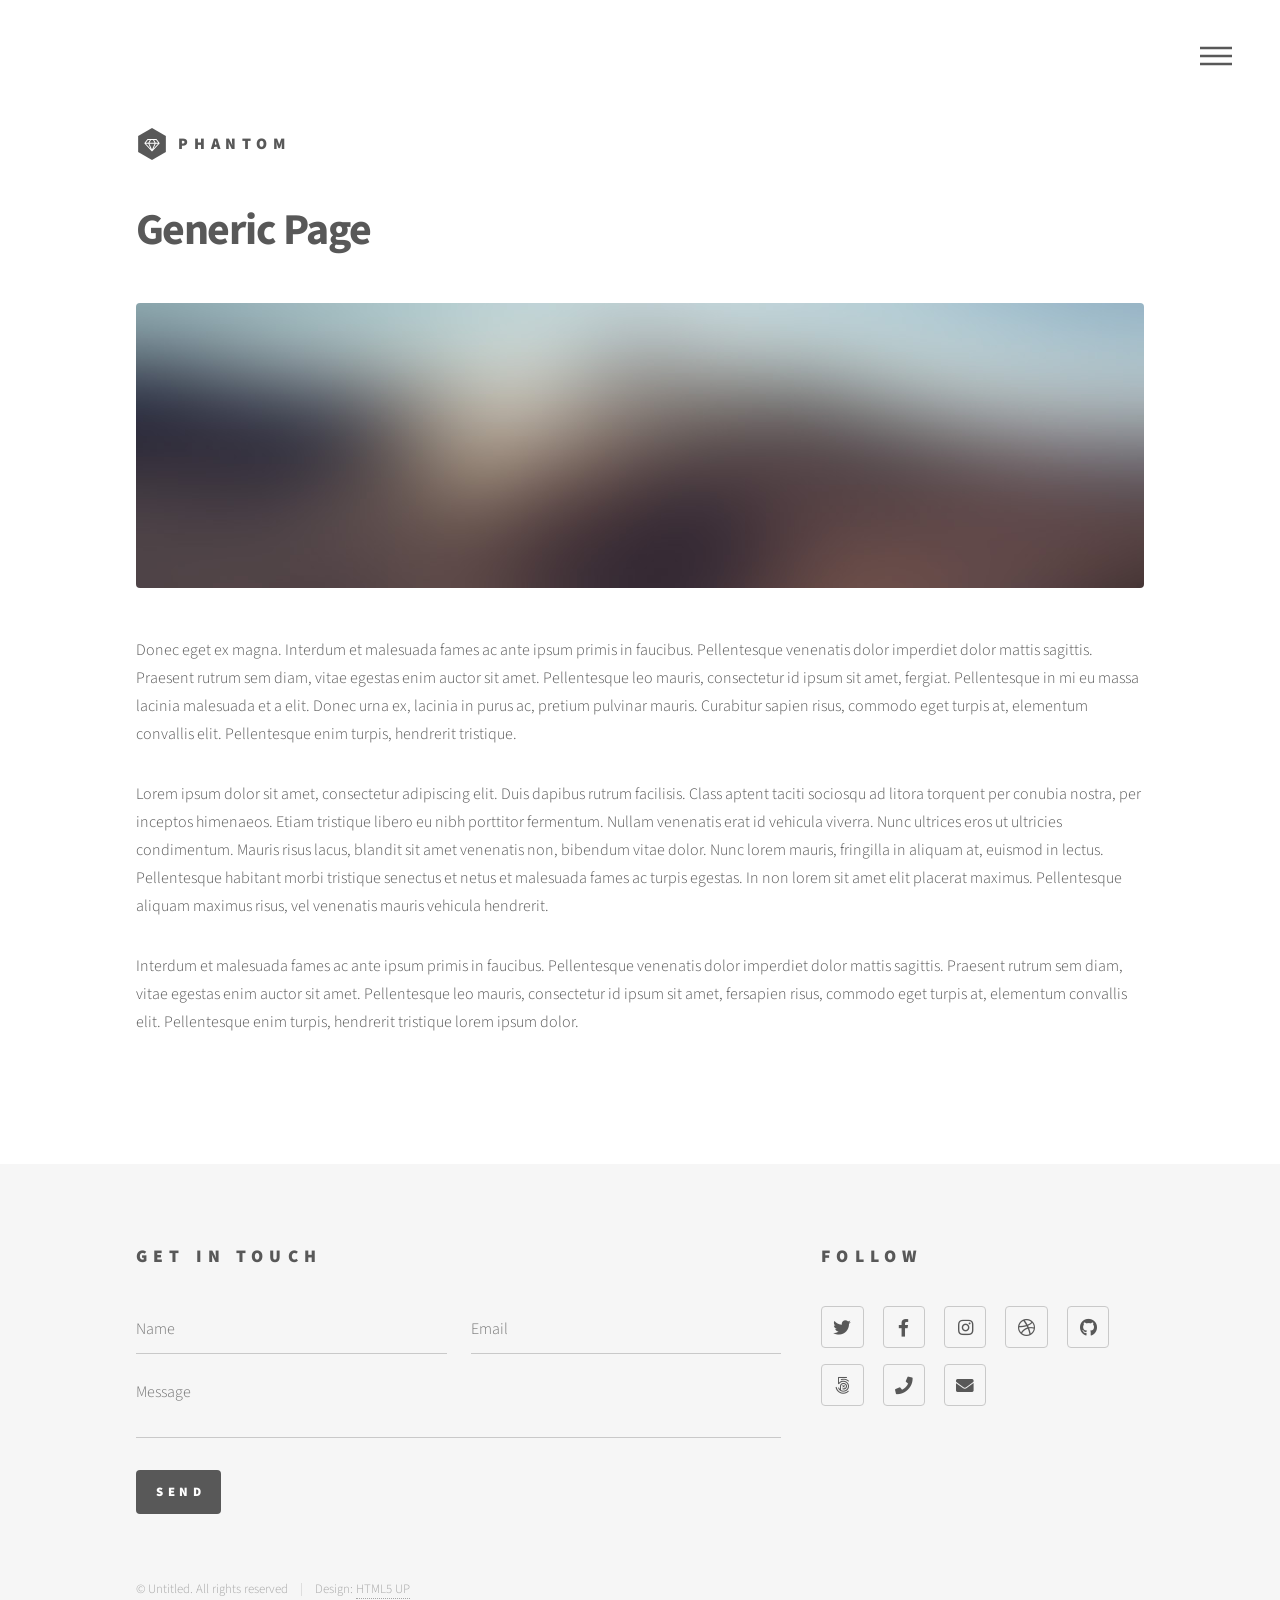
<file: generic.html>
<!DOCTYPE HTML>
<!--
	Phantom by HTML5 UP
	html5up.net | @ajlkn
	Free for personal and commercial use under the CCA 3.0 license (html5up.net/license)
-->
<html>
	<head>
		<title>Generic - Phantom by HTML5 UP</title>
		<meta charset="utf-8" />
		<meta name="viewport" content="width=device-width, initial-scale=1, user-scalable=no" />
		<link rel="stylesheet" href="assets/css/main.css" />
		<noscript><link rel="stylesheet" href="assets/css/noscript.css" /></noscript>
	</head>
	<body class="is-preload">
		<!-- Wrapper -->
			<div id="wrapper">

				<!-- Header -->
					<header id="header">
						<div class="inner">

							<!-- Logo -->
								<a href="index.html" class="logo">
									<span class="symbol"><img src="images/logo.svg" alt="" /></span><span class="title">Phantom</span>
								</a>

							<!-- Nav -->
								<nav>
									<ul>
										<li><a href="#menu">Menu</a></li>
									</ul>
								</nav>

						</div>
					</header>

				<!-- Menu -->
					<nav id="menu">
						<h2>Menu</h2>
						<ul>
							<li><a href="index.html">Home</a></li>
							<li><a href="generic.html">Ipsum veroeros</a></li>
							<li><a href="generic.html">Tempus etiam</a></li>
							<li><a href="generic.html">Consequat dolor</a></li>
							<li><a href="elements.html">Elements</a></li>
						</ul>
					</nav>

				<!-- Main -->
					<div id="main">
						<div class="inner">
							<h1>Generic Page</h1>
							<span class="image main"><img src="images/pic13.jpg" alt="" /></span>
							<p>Donec eget ex magna. Interdum et malesuada fames ac ante ipsum primis in faucibus. Pellentesque venenatis dolor imperdiet dolor mattis sagittis. Praesent rutrum sem diam, vitae egestas enim auctor sit amet. Pellentesque leo mauris, consectetur id ipsum sit amet, fergiat. Pellentesque in mi eu massa lacinia malesuada et a elit. Donec urna ex, lacinia in purus ac, pretium pulvinar mauris. Curabitur sapien risus, commodo eget turpis at, elementum convallis elit. Pellentesque enim turpis, hendrerit tristique.</p>
							<p>Lorem ipsum dolor sit amet, consectetur adipiscing elit. Duis dapibus rutrum facilisis. Class aptent taciti sociosqu ad litora torquent per conubia nostra, per inceptos himenaeos. Etiam tristique libero eu nibh porttitor fermentum. Nullam venenatis erat id vehicula viverra. Nunc ultrices eros ut ultricies condimentum. Mauris risus lacus, blandit sit amet venenatis non, bibendum vitae dolor. Nunc lorem mauris, fringilla in aliquam at, euismod in lectus. Pellentesque habitant morbi tristique senectus et netus et malesuada fames ac turpis egestas. In non lorem sit amet elit placerat maximus. Pellentesque aliquam maximus risus, vel venenatis mauris vehicula hendrerit.</p>
							<p>Interdum et malesuada fames ac ante ipsum primis in faucibus. Pellentesque venenatis dolor imperdiet dolor mattis sagittis. Praesent rutrum sem diam, vitae egestas enim auctor sit amet. Pellentesque leo mauris, consectetur id ipsum sit amet, fersapien risus, commodo eget turpis at, elementum convallis elit. Pellentesque enim turpis, hendrerit tristique lorem ipsum dolor.</p>
						</div>
					</div>

				<!-- Footer -->
					<footer id="footer">
						<div class="inner">
							<section>
								<h2>Get in touch</h2>
								<form method="post" action="#">
									<div class="fields">
										<div class="field half">
											<input type="text" name="name" id="name" placeholder="Name" />
										</div>
										<div class="field half">
											<input type="email" name="email" id="email" placeholder="Email" />
										</div>
										<div class="field">
											<textarea name="message" id="message" placeholder="Message"></textarea>
										</div>
									</div>
									<ul class="actions">
										<li><input type="submit" value="Send" class="primary" /></li>
									</ul>
								</form>
							</section>
							<section>
								<h2>Follow</h2>
								<ul class="icons">
									<li><a href="#" class="icon brands style2 fa-twitter"><span class="label">Twitter</span></a></li>
									<li><a href="#" class="icon brands style2 fa-facebook-f"><span class="label">Facebook</span></a></li>
									<li><a href="#" class="icon brands style2 fa-instagram"><span class="label">Instagram</span></a></li>
									<li><a href="#" class="icon brands style2 fa-dribbble"><span class="label">Dribbble</span></a></li>
									<li><a href="#" class="icon brands style2 fa-github"><span class="label">GitHub</span></a></li>
									<li><a href="#" class="icon brands style2 fa-500px"><span class="label">500px</span></a></li>
									<li><a href="#" class="icon solid style2 fa-phone"><span class="label">Phone</span></a></li>
									<li><a href="#" class="icon solid style2 fa-envelope"><span class="label">Email</span></a></li>
								</ul>
							</section>
							<ul class="copyright">
								<li>&copy; Untitled. All rights reserved</li><li>Design: <a href="http://html5up.net">HTML5 UP</a></li>
							</ul>
						</div>
					</footer>

			</div>

		<!-- Scripts -->
			<script src="assets/js/jquery.min.js"></script>
			<script src="assets/js/browser.min.js"></script>
			<script src="assets/js/breakpoints.min.js"></script>
			<script src="assets/js/util.js"></script>
			<script src="assets/js/main.js"></script>

	</body>
</html>
</file>
<file: assets/css/noscript.css>
/*
	Phantom by HTML5 UP
	html5up.net | @ajlkn
	Free for personal and commercial use under the CCA 3.0 license (html5up.net/license)
*/

/* Tiles */

	body.is-preload .tiles article {
		-moz-transform: none;
		-webkit-transform: none;
		-ms-transform: none;
		transform: none;
		opacity: 1;
	}
</file>
<file: assets/css/main.css>
@import url(fontawesome-all.min.css);
@import url("https://fonts.googleapis.com/css?family=Source+Sans+Pro:300,700,900");

/*
	Phantom by HTML5 UP
	html5up.net | @ajlkn
	Free for personal and commercial use under the CCA 3.0 license (html5up.net/license)
*/

html, body, div, span, applet, object,
iframe, h1, h2, h3, h4, h5, h6, p, blockquote,
pre, a, abbr, acronym, address, big, cite,
code, del, dfn, em, img, ins, kbd, q, s, samp,
small, strike, strong, sub, sup, tt, var, b,
u, i, center, dl, dt, dd, ol, ul, li, fieldset,
form, label, legend, table, caption, tbody,
tfoot, thead, tr, th, td, article, aside,
canvas, details, embed, figure, figcaption,
footer, header, hgroup, menu, nav, output, ruby,
section, summary, time, mark, audio, video {
	margin: 0;
	padding: 0;
	border: 0;
	font-size: 100%;
	font: inherit;
	vertical-align: baseline;}

article, aside, details, figcaption, figure,
footer, header, hgroup, menu, nav, section {
	display: block;}

body {
	line-height: 1;
}

ol, ul {
	list-style: none;
}

blockquote, q {
	quotes: none;
}

	blockquote:before, blockquote:after, q:before, q:after {
		content: '';
		content: none;
	}

table {
	border-collapse: collapse;
	border-spacing: 0;
}

body {
	-webkit-text-size-adjust: none;
}

mark {
	background-color: transparent;
	color: inherit;
}

input::-moz-focus-inner {
	border: 0;
	padding: 0;
}

input, select, textarea {
	-moz-appearance: none;
	-webkit-appearance: none;
	-ms-appearance: none;
	appearance: none;
}

/* Basic */

	@-ms-viewport {
		width: device-width;
	}

	body {
		-ms-overflow-style: scrollbar;
	}

	@media screen and (max-width: 480px) {

		html, body {
			min-width: 320px;
		}

	}

	html {
		box-sizing: border-box;
	}

	*, *:before, *:after {
		box-sizing: inherit;
	}

	body {
		background: #ffffff;
	}

		body.is-preload *, body.is-preload *:before, body.is-preload *:after {
			-moz-animation: none !important;
			-webkit-animation: none !important;
			-ms-animation: none !important;
			animation: none !important;
			-moz-transition: none !important;
			-webkit-transition: none !important;
			-ms-transition: none !important;
			transition: none !important;
		}

/* Type */

	body, input, select, textarea {
		color: #585858;
		font-family: "Source Sans Pro", Helvetica, sans-serif;
		font-size: 16pt;
		font-weight: 300;
		line-height: 1.75;
	}

		@media screen and (max-width: 1680px) {

			body, input, select, textarea {
				font-size: 14pt;
			}

		}

		@media screen and (max-width: 1280px) {

			body, input, select, textarea {
				font-size: 12pt;
			}

		}

	a {
		-moz-transition: border-bottom-color 0.2s ease, color 0.2s ease;
		-webkit-transition: border-bottom-color 0.2s ease, color 0.2s ease;
		-ms-transition: border-bottom-color 0.2s ease, color 0.2s ease;
		transition: border-bottom-color 0.2s ease, color 0.2s ease;
		text-decoration: none;
		color: #585858;
		border-bottom: dotted 1px rgba(88, 88, 88, 0.5);
	}

		a:hover {
			border-bottom-color: transparent;
			color: #f2849e !important;
		}

	strong, b {
		font-weight: 900;
	}

	em, i {
		font-style: italic;
	}

	p {
		margin: 0 0 2em 0;
	}

	h1 {
		font-size: 2.75em;
		font-weight: 700;
		line-height: 1.3;
		margin: 0 0 1em 0;
		letter-spacing: -0.035em;
	}

		h1 a {
			color: inherit;
		}

		@media screen and (max-width: 736px) {

			h1 {
				font-size: 2em;
				margin: 0 0 1em 0;
			}

		}

		@media screen and (max-width: 360px) {

			h1 {
				font-size: 1.75em;
			}

		}

	h2, h3, h4, h5, h6 {
		font-weight: 900;
		line-height: 1.5;
		margin: 0 0 2em 0;
		text-transform: uppercase;
		letter-spacing: 0.35em;
	}

		h2 a, h3 a, h4 a, h5 a, h6 a {
			color: inherit;
		}

	h2 {
		font-size: 1.1em;
	}

	h3 {
		font-size: 1em;
	}

	h4 {
		font-size: 0.8em;
	}

	h5 {
		font-size: 0.8em;
	}

	h6 {
		font-size: 0.8em;
	}

	@media screen and (max-width: 980px) {

		h1 br, h2 br, h3 br, h4 br, h5 br, h6 br {
			display: none;
		}

	}

	@media screen and (max-width: 736px) {

		h2 {
			font-size: 1em;
		}

		h3 {
			font-size: 0.8em;
		}

	}

	sub {
		font-size: 0.8em;
		position: relative;
		top: 0.5em;
	}

	sup {
		font-size: 0.8em;
		position: relative;
		top: -0.5em;
	}

	blockquote {
		border-left: solid 4px #c9c9c9;
		font-style: italic;
		margin: 0 0 2em 0;
		padding: 0.5em 0 0.5em 2em;
	}

	code {
		background: rgba(144, 144, 144, 0.075);
		border-radius: 4px;
		border: solid 1px #c9c9c9;
		font-family: "Courier New", monospace;
		font-size: 0.9em;
		margin: 0 0.25em;
		padding: 0.25em 0.65em;
	}

	pre {
		-webkit-overflow-scrolling: touch;
		font-family: "Courier New", monospace;
		font-size: 0.9em;
		margin: 0 0 2em 0;
	}

		pre code {
			display: block;
			line-height: 1.75;
			padding: 1em 1.5em;
			overflow-x: auto;
		}

	hr {
		border: 0;
		border-bottom: solid 1px #c9c9c9;
		margin: 2em 0;
	}

		hr.major {
			margin: 3em 0;
		}

	.align-left {
		text-align: left;
	}

	.align-center {
		text-align: center;
	}

	.align-right {
		text-align: right;
	}

/* Row */

	.row {
		display: flex;
		flex-wrap: wrap;
		box-sizing: border-box;
		align-items: stretch;
	}

		.row > * {
			box-sizing: border-box;
		}

		.row.gtr-uniform > * > :last-child {
			margin-bottom: 0;
		}

		.row.aln-left {
			justify-content: flex-start;
		}

		.row.aln-center {
			justify-content: center;
		}

		.row.aln-right {
			justify-content: flex-end;
		}

		.row.aln-top {
			align-items: flex-start;
		}

		.row.aln-middle {
			align-items: center;
		}

		.row.aln-bottom {
			align-items: flex-end;
		}

		.row > .imp {
			order: -1;
		}

		.row > .col-1 {
			width: 8.33333%;
		}

		.row > .off-1 {
			margin-left: 8.33333%;
		}

		.row > .col-2 {
			width: 16.66667%;
		}

		.row > .off-2 {
			margin-left: 16.66667%;
		}

		.row > .col-3 {
			width: 25%;
		}

		.row > .off-3 {
			margin-left: 25%;
		}

		.row > .col-4 {
			width: 33.33333%;
		}

		.row > .off-4 {
			margin-left: 33.33333%;
		}

		.row > .col-5 {
			width: 41.66667%;
		}

		.row > .off-5 {
			margin-left: 41.66667%;
		}

		.row > .col-6 {
			width: 50%;
		}

		.row > .off-6 {
			margin-left: 50%;
		}

		.row > .col-7 {
			width: 58.33333%;
		}

		.row > .off-7 {
			margin-left: 58.33333%;
		}

		.row > .col-8 {
			width: 66.66667%;
		}

		.row > .off-8 {
			margin-left: 66.66667%;
		}

		.row > .col-9 {
			width: 75%;
		}

		.row > .off-9 {
			margin-left: 75%;
		}

		.row > .col-10 {
			width: 83.33333%;
		}

		.row > .off-10 {
			margin-left: 83.33333%;
		}

		.row > .col-11 {
			width: 91.66667%;
		}

		.row > .off-11 {
			margin-left: 91.66667%;
		}

		.row > .col-12 {
			width: 100%;
		}

		.row > .off-12 {
			margin-left: 100%;
		}

		.row.gtr-0 {
			margin-top: 0;
			margin-left: 0em;
		}

			.row.gtr-0 > * {
				padding: 0 0 0 0em;
			}

			.row.gtr-0.gtr-uniform {
				margin-top: 0em;
			}

				.row.gtr-0.gtr-uniform > * {
					padding-top: 0em;
				}

		.row.gtr-25 {
			margin-top: 0;
			margin-left: -0.5em;
		}

			.row.gtr-25 > * {
				padding: 0 0 0 0.5em;
			}

			.row.gtr-25.gtr-uniform {
				margin-top: -0.5em;
			}

				.row.gtr-25.gtr-uniform > * {
					padding-top: 0.5em;
				}

		.row.gtr-50 {
			margin-top: 0;
			margin-left: -1em;
		}

			.row.gtr-50 > * {
				padding: 0 0 0 1em;
			}

			.row.gtr-50.gtr-uniform {
				margin-top: -1em;
			}

				.row.gtr-50.gtr-uniform > * {
					padding-top: 1em;
				}

		.row {
			margin-top: 0;
			margin-left: -2em;
		}

			.row > * {
				padding: 0 0 0 2em;
			}

			.row.gtr-uniform {
				margin-top: -2em;
			}

				.row.gtr-uniform > * {
					padding-top: 2em;
				}

		.row.gtr-150 {
			margin-top: 0;
			margin-left: -3em;
		}

			.row.gtr-150 > * {
				padding: 0 0 0 3em;
			}

			.row.gtr-150.gtr-uniform {
				margin-top: -3em;
			}

				.row.gtr-150.gtr-uniform > * {
					padding-top: 3em;
				}

		.row.gtr-200 {
			margin-top: 0;
			margin-left: -4em;
		}

			.row.gtr-200 > * {
				padding: 0 0 0 4em;
			}

			.row.gtr-200.gtr-uniform {
				margin-top: -4em;
			}

				.row.gtr-200.gtr-uniform > * {
					padding-top: 4em;
				}

		@media screen and (max-width: 1680px) {

			.row {
				display: flex;
				flex-wrap: wrap;
				box-sizing: border-box;
				align-items: stretch;
			}

				.row > * {
					box-sizing: border-box;
				}

				.row.gtr-uniform > * > :last-child {
					margin-bottom: 0;
				}

				.row.aln-left {
					justify-content: flex-start;
				}

				.row.aln-center {
					justify-content: center;
				}

				.row.aln-right {
					justify-content: flex-end;
				}

				.row.aln-top {
					align-items: flex-start;
				}

				.row.aln-middle {
					align-items: center;
				}

				.row.aln-bottom {
					align-items: flex-end;
				}

				.row > .imp-xlarge {
					order: -1;
				}

				.row > .col-1-xlarge {
					width: 8.33333%;
				}

				.row > .off-1-xlarge {
					margin-left: 8.33333%;
				}

				.row > .col-2-xlarge {
					width: 16.66667%;
				}

				.row > .off-2-xlarge {
					margin-left: 16.66667%;
				}

				.row > .col-3-xlarge {
					width: 25%;
				}

				.row > .off-3-xlarge {
					margin-left: 25%;
				}

				.row > .col-4-xlarge {
					width: 33.33333%;
				}

				.row > .off-4-xlarge {
					margin-left: 33.33333%;
				}

				.row > .col-5-xlarge {
					width: 41.66667%;
				}

				.row > .off-5-xlarge {
					margin-left: 41.66667%;
				}

				.row > .col-6-xlarge {
					width: 50%;
				}

				.row > .off-6-xlarge {
					margin-left: 50%;
				}

				.row > .col-7-xlarge {
					width: 58.33333%;
				}

				.row > .off-7-xlarge {
					margin-left: 58.33333%;
				}

				.row > .col-8-xlarge {
					width: 66.66667%;
				}

				.row > .off-8-xlarge {
					margin-left: 66.66667%;
				}

				.row > .col-9-xlarge {
					width: 75%;
				}

				.row > .off-9-xlarge {
					margin-left: 75%;
				}

				.row > .col-10-xlarge {
					width: 83.33333%;
				}

				.row > .off-10-xlarge {
					margin-left: 83.33333%;
				}

				.row > .col-11-xlarge {
					width: 91.66667%;
				}

				.row > .off-11-xlarge {
					margin-left: 91.66667%;
				}

				.row > .col-12-xlarge {
					width: 100%;
				}

				.row > .off-12-xlarge {
					margin-left: 100%;
				}

				.row.gtr-0 {
					margin-top: 0;
					margin-left: 0em;
				}

					.row.gtr-0 > * {
						padding: 0 0 0 0em;
					}

					.row.gtr-0.gtr-uniform {
						margin-top: 0em;
					}

						.row.gtr-0.gtr-uniform > * {
							padding-top: 0em;
						}

				.row.gtr-25 {
					margin-top: 0;
					margin-left: -0.5em;
				}

					.row.gtr-25 > * {
						padding: 0 0 0 0.5em;
					}

					.row.gtr-25.gtr-uniform {
						margin-top: -0.5em;
					}

						.row.gtr-25.gtr-uniform > * {
							padding-top: 0.5em;
						}

				.row.gtr-50 {
					margin-top: 0;
					margin-left: -1em;
				}

					.row.gtr-50 > * {
						padding: 0 0 0 1em;
					}

					.row.gtr-50.gtr-uniform {
						margin-top: -1em;
					}

						.row.gtr-50.gtr-uniform > * {
							padding-top: 1em;
						}

				.row {
					margin-top: 0;
					margin-left: -2em;
				}

					.row > * {
						padding: 0 0 0 2em;
					}

					.row.gtr-uniform {
						margin-top: -2em;
					}

						.row.gtr-uniform > * {
							padding-top: 2em;
						}

				.row.gtr-150 {
					margin-top: 0;
					margin-left: -3em;
				}

					.row.gtr-150 > * {
						padding: 0 0 0 3em;
					}

					.row.gtr-150.gtr-uniform {
						margin-top: -3em;
					}

						.row.gtr-150.gtr-uniform > * {
							padding-top: 3em;
						}

				.row.gtr-200 {
					margin-top: 0;
					margin-left: -4em;
				}

					.row.gtr-200 > * {
						padding: 0 0 0 4em;
					}

					.row.gtr-200.gtr-uniform {
						margin-top: -4em;
					}

						.row.gtr-200.gtr-uniform > * {
							padding-top: 4em;
						}

		}

		@media screen and (max-width: 1280px) {

			.row {
				display: flex;
				flex-wrap: wrap;
				box-sizing: border-box;
				align-items: stretch;
			}

				.row > * {
					box-sizing: border-box;
				}

				.row.gtr-uniform > * > :last-child {
					margin-bottom: 0;
				}

				.row.aln-left {
					justify-content: flex-start;
				}

				.row.aln-center {
					justify-content: center;
				}

				.row.aln-right {
					justify-content: flex-end;
				}

				.row.aln-top {
					align-items: flex-start;
				}

				.row.aln-middle {
					align-items: center;
				}

				.row.aln-bottom {
					align-items: flex-end;
				}

				.row > .imp-large {
					order: -1;
				}

				.row > .col-1-large {
					width: 8.33333%;
				}

				.row > .off-1-large {
					margin-left: 8.33333%;
				}

				.row > .col-2-large {
					width: 16.66667%;
				}

				.row > .off-2-large {
					margin-left: 16.66667%;
				}

				.row > .col-3-large {
					width: 25%;
				}

				.row > .off-3-large {
					margin-left: 25%;
				}

				.row > .col-4-large {
					width: 33.33333%;
				}

				.row > .off-4-large {
					margin-left: 33.33333%;
				}

				.row > .col-5-large {
					width: 41.66667%;
				}

				.row > .off-5-large {
					margin-left: 41.66667%;
				}

				.row > .col-6-large {
					width: 50%;
				}

				.row > .off-6-large {
					margin-left: 50%;
				}

				.row > .col-7-large {
					width: 58.33333%;
				}

				.row > .off-7-large {
					margin-left: 58.33333%;
				}

				.row > .col-8-large {
					width: 66.66667%;
				}

				.row > .off-8-large {
					margin-left: 66.66667%;
				}

				.row > .col-9-large {
					width: 75%;
				}

				.row > .off-9-large {
					margin-left: 75%;
				}

				.row > .col-10-large {
					width: 83.33333%;
				}

				.row > .off-10-large {
					margin-left: 83.33333%;
				}

				.row > .col-11-large {
					width: 91.66667%;
				}

				.row > .off-11-large {
					margin-left: 91.66667%;
				}

				.row > .col-12-large {
					width: 100%;
				}

				.row > .off-12-large {
					margin-left: 100%;
				}

				.row.gtr-0 {
					margin-top: 0;
					margin-left: 0em;
				}

					.row.gtr-0 > * {
						padding: 0 0 0 0em;
					}

					.row.gtr-0.gtr-uniform {
						margin-top: 0em;
					}

						.row.gtr-0.gtr-uniform > * {
							padding-top: 0em;
						}

				.row.gtr-25 {
					margin-top: 0;
					margin-left: -0.5em;
				}

					.row.gtr-25 > * {
						padding: 0 0 0 0.5em;
					}

					.row.gtr-25.gtr-uniform {
						margin-top: -0.5em;
					}

						.row.gtr-25.gtr-uniform > * {
							padding-top: 0.5em;
						}

				.row.gtr-50 {
					margin-top: 0;
					margin-left: -1em;
				}

					.row.gtr-50 > * {
						padding: 0 0 0 1em;
					}

					.row.gtr-50.gtr-uniform {
						margin-top: -1em;
					}

						.row.gtr-50.gtr-uniform > * {
							padding-top: 1em;
						}

				.row {
					margin-top: 0;
					margin-left: -2em;
				}

					.row > * {
						padding: 0 0 0 2em;
					}

					.row.gtr-uniform {
						margin-top: -2em;
					}

						.row.gtr-uniform > * {
							padding-top: 2em;
						}

				.row.gtr-150 {
					margin-top: 0;
					margin-left: -3em;
				}

					.row.gtr-150 > * {
						padding: 0 0 0 3em;
					}

					.row.gtr-150.gtr-uniform {
						margin-top: -3em;
					}

						.row.gtr-150.gtr-uniform > * {
							padding-top: 3em;
						}

				.row.gtr-200 {
					margin-top: 0;
					margin-left: -4em;
				}

					.row.gtr-200 > * {
						padding: 0 0 0 4em;
					}

					.row.gtr-200.gtr-uniform {
						margin-top: -4em;
					}

						.row.gtr-200.gtr-uniform > * {
							padding-top: 4em;
						}

		}

		@media screen and (max-width: 980px) {

			.row {
				display: flex;
				flex-wrap: wrap;
				box-sizing: border-box;
				align-items: stretch;
			}

				.row > * {
					box-sizing: border-box;
				}

				.row.gtr-uniform > * > :last-child {
					margin-bottom: 0;
				}

				.row.aln-left {
					justify-content: flex-start;
				}

				.row.aln-center {
					justify-content: center;
				}

				.row.aln-right {
					justify-content: flex-end;
				}

				.row.aln-top {
					align-items: flex-start;
				}

				.row.aln-middle {
					align-items: center;
				}

				.row.aln-bottom {
					align-items: flex-end;
				}

				.row > .imp-medium {
					order: -1;
				}

				.row > .col-1-medium {
					width: 8.33333%;
				}

				.row > .off-1-medium {
					margin-left: 8.33333%;
				}

				.row > .col-2-medium {
					width: 16.66667%;
				}

				.row > .off-2-medium {
					margin-left: 16.66667%;
				}

				.row > .col-3-medium {
					width: 25%;
				}

				.row > .off-3-medium {
					margin-left: 25%;
				}

				.row > .col-4-medium {
					width: 33.33333%;
				}

				.row > .off-4-medium {
					margin-left: 33.33333%;
				}

				.row > .col-5-medium {
					width: 41.66667%;
				}

				.row > .off-5-medium {
					margin-left: 41.66667%;
				}

				.row > .col-6-medium {
					width: 50%;
				}

				.row > .off-6-medium {
					margin-left: 50%;
				}

				.row > .col-7-medium {
					width: 58.33333%;
				}

				.row > .off-7-medium {
					margin-left: 58.33333%;
				}

				.row > .col-8-medium {
					width: 66.66667%;
				}

				.row > .off-8-medium {
					margin-left: 66.66667%;
				}

				.row > .col-9-medium {
					width: 75%;
				}

				.row > .off-9-medium {
					margin-left: 75%;
				}

				.row > .col-10-medium {
					width: 83.33333%;
				}

				.row > .off-10-medium {
					margin-left: 83.33333%;
				}

				.row > .col-11-medium {
					width: 91.66667%;
				}

				.row > .off-11-medium {
					margin-left: 91.66667%;
				}

				.row > .col-12-medium {
					width: 100%;
				}

				.row > .off-12-medium {
					margin-left: 100%;
				}

				.row.gtr-0 {
					margin-top: 0;
					margin-left: 0em;
				}

					.row.gtr-0 > * {
						padding: 0 0 0 0em;
					}

					.row.gtr-0.gtr-uniform {
						margin-top: 0em;
					}

						.row.gtr-0.gtr-uniform > * {
							padding-top: 0em;
						}

				.row.gtr-25 {
					margin-top: 0;
					margin-left: -0.375em;
				}

					.row.gtr-25 > * {
						padding: 0 0 0 0.375em;
					}

					.row.gtr-25.gtr-uniform {
						margin-top: -0.375em;
					}

						.row.gtr-25.gtr-uniform > * {
							padding-top: 0.375em;
						}

				.row.gtr-50 {
					margin-top: 0;
					margin-left: -0.75em;
				}

					.row.gtr-50 > * {
						padding: 0 0 0 0.75em;
					}

					.row.gtr-50.gtr-uniform {
						margin-top: -0.75em;
					}

						.row.gtr-50.gtr-uniform > * {
							padding-top: 0.75em;
						}

				.row {
					margin-top: 0;
					margin-left: -1.5em;
				}

					.row > * {
						padding: 0 0 0 1.5em;
					}

					.row.gtr-uniform {
						margin-top: -1.5em;
					}

						.row.gtr-uniform > * {
							padding-top: 1.5em;
						}

				.row.gtr-150 {
					margin-top: 0;
					margin-left: -2.25em;
				}

					.row.gtr-150 > * {
						padding: 0 0 0 2.25em;
					}

					.row.gtr-150.gtr-uniform {
						margin-top: -2.25em;
					}

						.row.gtr-150.gtr-uniform > * {
							padding-top: 2.25em;
						}

				.row.gtr-200 {
					margin-top: 0;
					margin-left: -3em;
				}

					.row.gtr-200 > * {
						padding: 0 0 0 3em;
					}

					.row.gtr-200.gtr-uniform {
						margin-top: -3em;
					}

						.row.gtr-200.gtr-uniform > * {
							padding-top: 3em;
						}

		}

		@media screen and (max-width: 736px) {

			.row {
				display: flex;
				flex-wrap: wrap;
				box-sizing: border-box;
				align-items: stretch;
			}

				.row > * {
					box-sizing: border-box;
				}

				.row.gtr-uniform > * > :last-child {
					margin-bottom: 0;
				}

				.row.aln-left {
					justify-content: flex-start;
				}

				.row.aln-center {
					justify-content: center;
				}

				.row.aln-right {
					justify-content: flex-end;
				}

				.row.aln-top {
					align-items: flex-start;
				}

				.row.aln-middle {
					align-items: center;
				}

				.row.aln-bottom {
					align-items: flex-end;
				}

				.row > .imp-small {
					order: -1;
				}

				.row > .col-1-small {
					width: 8.33333%;
				}

				.row > .off-1-small {
					margin-left: 8.33333%;
				}

				.row > .col-2-small {
					width: 16.66667%;
				}

				.row > .off-2-small {
					margin-left: 16.66667%;
				}

				.row > .col-3-small {
					width: 25%;
				}

				.row > .off-3-small {
					margin-left: 25%;
				}

				.row > .col-4-small {
					width: 33.33333%;
				}

				.row > .off-4-small {
					margin-left: 33.33333%;
				}

				.row > .col-5-small {
					width: 41.66667%;
				}

				.row > .off-5-small {
					margin-left: 41.66667%;
				}

				.row > .col-6-small {
					width: 50%;
				}

				.row > .off-6-small {
					margin-left: 50%;
				}

				.row > .col-7-small {
					width: 58.33333%;
				}

				.row > .off-7-small {
					margin-left: 58.33333%;
				}

				.row > .col-8-small {
					width: 66.66667%;
				}

				.row > .off-8-small {
					margin-left: 66.66667%;
				}

				.row > .col-9-small {
					width: 75%;
				}

				.row > .off-9-small {
					margin-left: 75%;
				}

				.row > .col-10-small {
					width: 83.33333%;
				}

				.row > .off-10-small {
					margin-left: 83.33333%;
				}

				.row > .col-11-small {
					width: 91.66667%;
				}

				.row > .off-11-small {
					margin-left: 91.66667%;
				}

				.row > .col-12-small {
					width: 100%;
				}

				.row > .off-12-small {
					margin-left: 100%;
				}

				.row.gtr-0 {
					margin-top: 0;
					margin-left: 0em;
				}

					.row.gtr-0 > * {
						padding: 0 0 0 0em;
					}

					.row.gtr-0.gtr-uniform {
						margin-top: 0em;
					}

						.row.gtr-0.gtr-uniform > * {
							padding-top: 0em;
						}

				.row.gtr-25 {
					margin-top: 0;
					margin-left: -0.25em;
				}

					.row.gtr-25 > * {
						padding: 0 0 0 0.25em;
					}

					.row.gtr-25.gtr-uniform {
						margin-top: -0.25em;
					}

						.row.gtr-25.gtr-uniform > * {
							padding-top: 0.25em;
						}

				.row.gtr-50 {
					margin-top: 0;
					margin-left: -0.5em;
				}

					.row.gtr-50 > * {
						padding: 0 0 0 0.5em;
					}

					.row.gtr-50.gtr-uniform {
						margin-top: -0.5em;
					}

						.row.gtr-50.gtr-uniform > * {
							padding-top: 0.5em;
						}

				.row {
					margin-top: 0;
					margin-left: -1em;
				}

					.row > * {
						padding: 0 0 0 1em;
					}

					.row.gtr-uniform {
						margin-top: -1em;
					}

						.row.gtr-uniform > * {
							padding-top: 1em;
						}

				.row.gtr-150 {
					margin-top: 0;
					margin-left: -1.5em;
				}

					.row.gtr-150 > * {
						padding: 0 0 0 1.5em;
					}

					.row.gtr-150.gtr-uniform {
						margin-top: -1.5em;
					}

						.row.gtr-150.gtr-uniform > * {
							padding-top: 1.5em;
						}

				.row.gtr-200 {
					margin-top: 0;
					margin-left: -2em;
				}

					.row.gtr-200 > * {
						padding: 0 0 0 2em;
					}

					.row.gtr-200.gtr-uniform {
						margin-top: -2em;
					}

						.row.gtr-200.gtr-uniform > * {
							padding-top: 2em;
						}

		}

		@media screen and (max-width: 480px) {

			.row {
				display: flex;
				flex-wrap: wrap;
				box-sizing: border-box;
				align-items: stretch;
			}

				.row > * {
					box-sizing: border-box;
				}

				.row.gtr-uniform > * > :last-child {
					margin-bottom: 0;
				}

				.row.aln-left {
					justify-content: flex-start;
				}

				.row.aln-center {
					justify-content: center;
				}

				.row.aln-right {
					justify-content: flex-end;
				}

				.row.aln-top {
					align-items: flex-start;
				}

				.row.aln-middle {
					align-items: center;
				}

				.row.aln-bottom {
					align-items: flex-end;
				}

				.row > .imp-xsmall {
					order: -1;
				}

				.row > .col-1-xsmall {
					width: 8.33333%;
				}

				.row > .off-1-xsmall {
					margin-left: 8.33333%;
				}

				.row > .col-2-xsmall {
					width: 16.66667%;
				}

				.row > .off-2-xsmall {
					margin-left: 16.66667%;
				}

				.row > .col-3-xsmall {
					width: 25%;
				}

				.row > .off-3-xsmall {
					margin-left: 25%;
				}

				.row > .col-4-xsmall {
					width: 33.33333%;
				}

				.row > .off-4-xsmall {
					margin-left: 33.33333%;
				}

				.row > .col-5-xsmall {
					width: 41.66667%;
				}

				.row > .off-5-xsmall {
					margin-left: 41.66667%;
				}

				.row > .col-6-xsmall {
					width: 50%;
				}

				.row > .off-6-xsmall {
					margin-left: 50%;
				}

				.row > .col-7-xsmall {
					width: 58.33333%;
				}

				.row > .off-7-xsmall {
					margin-left: 58.33333%;
				}

				.row > .col-8-xsmall {
					width: 66.66667%;
				}

				.row > .off-8-xsmall {
					margin-left: 66.66667%;
				}

				.row > .col-9-xsmall {
					width: 75%;
				}

				.row > .off-9-xsmall {
					margin-left: 75%;
				}

				.row > .col-10-xsmall {
					width: 83.33333%;
				}

				.row > .off-10-xsmall {
					margin-left: 83.33333%;
				}

				.row > .col-11-xsmall {
					width: 91.66667%;
				}

				.row > .off-11-xsmall {
					margin-left: 91.66667%;
				}

				.row > .col-12-xsmall {
					width: 100%;
				}

				.row > .off-12-xsmall {
					margin-left: 100%;
				}

				.row.gtr-0 {
					margin-top: 0;
					margin-left: 0em;
				}

					.row.gtr-0 > * {
						padding: 0 0 0 0em;
					}

					.row.gtr-0.gtr-uniform {
						margin-top: 0em;
					}

						.row.gtr-0.gtr-uniform > * {
							padding-top: 0em;
						}

				.row.gtr-25 {
					margin-top: 0;
					margin-left: -0.25em;
				}

					.row.gtr-25 > * {
						padding: 0 0 0 0.25em;
					}

					.row.gtr-25.gtr-uniform {
						margin-top: -0.25em;
					}

						.row.gtr-25.gtr-uniform > * {
							padding-top: 0.25em;
						}

				.row.gtr-50 {
					margin-top: 0;
					margin-left: -0.5em;
				}

					.row.gtr-50 > * {
						padding: 0 0 0 0.5em;
					}

					.row.gtr-50.gtr-uniform {
						margin-top: -0.5em;
					}

						.row.gtr-50.gtr-uniform > * {
							padding-top: 0.5em;
						}

				.row {
					margin-top: 0;
					margin-left: -1em;
				}

					.row > * {
						padding: 0 0 0 1em;
					}

					.row.gtr-uniform {
						margin-top: -1em;
					}

						.row.gtr-uniform > * {
							padding-top: 1em;
						}

				.row.gtr-150 {
					margin-top: 0;
					margin-left: -1.5em;
				}

					.row.gtr-150 > * {
						padding: 0 0 0 1.5em;
					}

					.row.gtr-150.gtr-uniform {
						margin-top: -1.5em;
					}

						.row.gtr-150.gtr-uniform > * {
							padding-top: 1.5em;
						}

				.row.gtr-200 {
					margin-top: 0;
					margin-left: -2em;
				}

					.row.gtr-200 > * {
						padding: 0 0 0 2em;
					}

					.row.gtr-200.gtr-uniform {
						margin-top: -2em;
					}

						.row.gtr-200.gtr-uniform > * {
							padding-top: 2em;
						}

		}

/* Section/Article */

	section.special, article.special {
		text-align: center;
	}

	header p {
		margin-top: -1em;
	}

	@media screen and (max-width: 736px) {

		header p {
			margin-top: 0;
		}

	}

/* Icon */

	.icon {
		text-decoration: none;
		border-bottom: none;
		position: relative;
	}

		.icon:before {
			-moz-osx-font-smoothing: grayscale;
			-webkit-font-smoothing: antialiased;
			display: inline-block;
			font-style: normal;
			font-variant: normal;
			text-rendering: auto;
			line-height: 1;
			text-transform: none !important;
			font-family: 'Font Awesome 5 Free';
			font-weight: 400;
		}

		.icon > .label {
			display: none;
		}

		.icon:before {
			line-height: inherit;
		}

		.icon.solid:before {
			font-weight: 900;
		}

		.icon.brands:before {
			font-family: 'Font Awesome 5 Brands';
		}

		.icon.style2 {
			-moz-transition: background-color 0.2s ease-in-out, color 0.2s ease-in-out, border-color 0.2s ease-in-out;
			-webkit-transition: background-color 0.2s ease-in-out, color 0.2s ease-in-out, border-color 0.2s ease-in-out;
			-ms-transition: background-color 0.2s ease-in-out, color 0.2s ease-in-out, border-color 0.2s ease-in-out;
			transition: background-color 0.2s ease-in-out, color 0.2s ease-in-out, border-color 0.2s ease-in-out;
			background-color: transparent;
			border: solid 1px #c9c9c9;
			border-radius: 4px;
			width: 2.65em;
			height: 2.65em;
			display: inline-block;
			text-align: center;
			line-height: 2.65em;
			color: inherit;
		}

			.icon.style2:before {
				font-size: 1.1em;
			}

			.icon.style2:hover {
				color: #f2849e;
				border-color: #f2849e;
			}

			.icon.style2:active {
				background-color: rgba(242, 132, 158, 0.1);
			}

/* List */

	ol {
		list-style: decimal;
		margin: 0 0 2em 0;
		padding-left: 1.25em;
	}

		ol li {
			padding-left: 0.25em;
		}

	ul {
		list-style: disc;
		margin: 0 0 2em 0;
		padding-left: 1em;
	}

		ul li {
			padding-left: 0.5em;
		}

		ul.alt {
			list-style: none;
			padding-left: 0;
		}

			ul.alt li {
				border-top: solid 1px #c9c9c9;
				padding: 0.5em 0;
			}

				ul.alt li:first-child {
					border-top: 0;
					padding-top: 0;
				}

	dl {
		margin: 0 0 2em 0;
	}

		dl dt {
			display: block;
			font-weight: 900;
			margin: 0 0 1em 0;
		}

		dl dd {
			margin-left: 2em;
		}

/* Actions */

	ul.actions {
		display: -moz-flex;
		display: -webkit-flex;
		display: -ms-flex;
		display: flex;
		cursor: default;
		list-style: none;
		margin-left: -1em;
		padding-left: 0;
	}

		ul.actions li {
			padding: 0 0 0 1em;
			vertical-align: middle;
		}

		ul.actions.special {
			-moz-justify-content: center;
			-webkit-justify-content: center;
			-ms-justify-content: center;
			justify-content: center;
			width: 100%;
			margin-left: 0;
		}

			ul.actions.special li:first-child {
				padding-left: 0;
			}

		ul.actions.stacked {
			-moz-flex-direction: column;
			-webkit-flex-direction: column;
			-ms-flex-direction: column;
			flex-direction: column;
			margin-left: 0;
		}

			ul.actions.stacked li {
				padding: 1.3em 0 0 0;
			}

				ul.actions.stacked li:first-child {
					padding-top: 0;
				}

		ul.actions.fit {
			width: calc(100% + 1em);
		}

			ul.actions.fit li {
				-moz-flex-grow: 1;
				-webkit-flex-grow: 1;
				-ms-flex-grow: 1;
				flex-grow: 1;
				-moz-flex-shrink: 1;
				-webkit-flex-shrink: 1;
				-ms-flex-shrink: 1;
				flex-shrink: 1;
				width: 100%;
			}

				ul.actions.fit li > * {
					width: 100%;
				}

			ul.actions.fit.stacked {
				width: 100%;
			}

		@media screen and (max-width: 480px) {

			ul.actions:not(.fixed) {
				-moz-flex-direction: column;
				-webkit-flex-direction: column;
				-ms-flex-direction: column;
				flex-direction: column;
				margin-left: 0;
				width: 100% !important;
			}

				ul.actions:not(.fixed) li {
					-moz-flex-grow: 1;
					-webkit-flex-grow: 1;
					-ms-flex-grow: 1;
					flex-grow: 1;
					-moz-flex-shrink: 1;
					-webkit-flex-shrink: 1;
					-ms-flex-shrink: 1;
					flex-shrink: 1;
					padding: 1em 0 0 0;
					text-align: center;
					width: 100%;
				}

					ul.actions:not(.fixed) li > * {
						width: 100%;
					}

					ul.actions:not(.fixed) li:first-child {
						padding-top: 0;
					}

					ul.actions:not(.fixed) li input[type="submit"],
					ul.actions:not(.fixed) li input[type="reset"],
					ul.actions:not(.fixed) li input[type="button"],
					ul.actions:not(.fixed) li button,
					ul.actions:not(.fixed) li .button {
						width: 100%;
					}

						ul.actions:not(.fixed) li input[type="submit"].icon:before,
						ul.actions:not(.fixed) li input[type="reset"].icon:before,
						ul.actions:not(.fixed) li input[type="button"].icon:before,
						ul.actions:not(.fixed) li button.icon:before,
						ul.actions:not(.fixed) li .button.icon:before {
							margin-left: -0.5rem;
						}

		}

/* Icons */

	ul.icons {
		cursor: default;
		list-style: none;
		padding-left: 0;
		margin: -1em 0 2em -1em;
	}

		ul.icons li {
			display: inline-block;
			padding: 1em 0 0 1em;
		}

/* Form */

	form {
		margin: 0 0 2em 0;
		overflow-x: hidden;
	}

		form > :last-child {
			margin-bottom: 0;
		}

		form > .fields {
			display: -moz-flex;
			display: -webkit-flex;
			display: -ms-flex;
			display: flex;
			-moz-flex-wrap: wrap;
			-webkit-flex-wrap: wrap;
			-ms-flex-wrap: wrap;
			flex-wrap: wrap;
			width: calc(100% + 3em);
			margin: -1.5em 0 2em -1.5em;
		}

			form > .fields > .field {
				-moz-flex-grow: 0;
				-webkit-flex-grow: 0;
				-ms-flex-grow: 0;
				flex-grow: 0;
				-moz-flex-shrink: 0;
				-webkit-flex-shrink: 0;
				-ms-flex-shrink: 0;
				flex-shrink: 0;
				padding: 1.5em 0 0 1.5em;
				width: calc(100% - 1.5em);
			}

				form > .fields > .field.half {
					width: calc(50% - 0.75em);
				}

				form > .fields > .field.third {
					width: calc(100%/3 - 0.5em);
				}

				form > .fields > .field.quarter {
					width: calc(25% - 0.375em);
				}

		@media screen and (max-width: 480px) {

			form > .fields {
				width: calc(100% + 3em);
				margin: -1.5em 0 2em -1.5em;
			}

				form > .fields > .field {
					padding: 1.5em 0 0 1.5em;
					width: calc(100% - 1.5em);
				}

					form > .fields > .field.half {
						width: calc(100% - 1.5em);
					}

					form > .fields > .field.third {
						width: calc(100% - 1.5em);
					}

					form > .fields > .field.quarter {
						width: calc(100% - 1.5em);
					}

		}

	label {
		display: block;
		font-size: 0.9em;
		font-weight: 900;
		margin: 0 0 1em 0;
	}

	input[type="text"],
	input[type="password"],
	input[type="email"],
	input[type="tel"],
	select,
	textarea {
		-moz-appearance: none;
		-webkit-appearance: none;
		-ms-appearance: none;
		appearance: none;
		background-color: transparent;
		border: none;
		border-radius: 0;
		border-bottom: solid 1px #c9c9c9;
		color: inherit;
		display: block;
		outline: 0;
		padding: 0;
		text-decoration: none;
		width: 100%;
	}

		input[type="text"]:invalid,
		input[type="password"]:invalid,
		input[type="email"]:invalid,
		input[type="tel"]:invalid,
		select:invalid,
		textarea:invalid {
			box-shadow: none;
		}

		input[type="text"]:focus,
		input[type="password"]:focus,
		input[type="email"]:focus,
		input[type="tel"]:focus,
		select:focus,
		textarea:focus {
			border-bottom-color: #f2849e;
			box-shadow: inset 0 -1px 0 0 #f2849e;
		}

	select {
		background-image: url("data:image/svg+xml;charset=utf8,%3Csvg xmlns='http://www.w3.org/2000/svg' width='40' height='40' preserveAspectRatio='none' viewBox='0 0 40 40'%3E%3Cpath d='M9.4,12.3l10.4,10.4l10.4-10.4c0.2-0.2,0.5-0.4,0.9-0.4c0.3,0,0.6,0.1,0.9,0.4l3.3,3.3c0.2,0.2,0.4,0.5,0.4,0.9 c0,0.4-0.1,0.6-0.4,0.9L20.7,31.9c-0.2,0.2-0.5,0.4-0.9,0.4c-0.3,0-0.6-0.1-0.9-0.4L4.3,17.3c-0.2-0.2-0.4-0.5-0.4-0.9 c0-0.4,0.1-0.6,0.4-0.9l3.3-3.3c0.2-0.2,0.5-0.4,0.9-0.4S9.1,12.1,9.4,12.3z' fill='%23c9c9c9' /%3E%3C/svg%3E");
		background-size: 1.25rem;
		background-repeat: no-repeat;
		background-position: calc(100% - 1rem) center;
		height: 3em;
		padding-right: 3em;
		text-overflow: ellipsis;
	}

		select option {
			background: #ffffff;
		}

		select:focus::-ms-value {
			background-color: transparent;
		}

		select::-ms-expand {
			display: none;
		}

	input[type="text"],
	input[type="password"],
	input[type="email"],
	select {
		height: 3em;
	}

	textarea {
		padding: 0;
		min-height: 3.75em;
	}

	input[type="checkbox"],
	input[type="radio"] {
		-moz-appearance: none;
		-webkit-appearance: none;
		-ms-appearance: none;
		appearance: none;
		display: block;
		float: left;
		margin-right: -2em;
		opacity: 0;
		width: 1em;
		z-index: -1;
	}

		input[type="checkbox"] + label,
		input[type="radio"] + label {
			text-decoration: none;
			color: #585858;
			cursor: pointer;
			display: inline-block;
			font-size: 1em;
			font-weight: 300;
			padding-left: 2.55em;
			padding-right: 0.75em;
			position: relative;
		}

			input[type="checkbox"] + label:before,
			input[type="radio"] + label:before {
				-moz-osx-font-smoothing: grayscale;
				-webkit-font-smoothing: antialiased;
				display: inline-block;
				font-style: normal;
				font-variant: normal;
				text-rendering: auto;
				line-height: 1;
				text-transform: none !important;
				font-family: 'Font Awesome 5 Free';
				font-weight: 900;
			}

			input[type="checkbox"] + label:before,
			input[type="radio"] + label:before {
				border-radius: 4px;
				border: solid 1px #c9c9c9;
				content: '';
				display: inline-block;
				font-size: 0.8em;
				height: 2.25em;
				left: 0;
				line-height: 2.25em;
				position: absolute;
				text-align: center;
				top: 0;
				width: 2.25em;
			}

		input[type="checkbox"]:checked + label:before,
		input[type="radio"]:checked + label:before {
			background: #585858;
			border-color: #585858;
			color: #ffffff;
			content: '\f00c';
		}

		input[type="checkbox"]:focus + label:before,
		input[type="radio"]:focus + label:before {
			border-color: #f2849e;
			box-shadow: 0 0 0 1px #f2849e;
		}

	input[type="checkbox"] + label:before {
		border-radius: 4px;
	}

	input[type="radio"] + label:before {
		border-radius: 100%;
	}

/* Box */

	.box {
		border-radius: 4px;
		border: solid 1px #c9c9c9;
		margin-bottom: 2em;
		padding: 1.5em;
	}

		.box > :last-child,
		.box > :last-child > :last-child,
		.box > :last-child > :last-child > :last-child {
			margin-bottom: 0;
		}

		.box.alt {
			border: 0;
			border-radius: 0;
			padding: 0;
		}

/* Image */

	.image {
		border-radius: 4px;
		border: 0;
		display: inline-block;
		position: relative;
	}

		.image img {
			border-radius: 4px;
			display: block;
		}

		.image.left, .image.right {
			max-width: 40%;
		}

			.image.left img, .image.right img {
				width: 100%;
			}

		.image.left {
			float: left;
			padding: 0 1.5em 1em 0;
			top: 0.25em;
		}

		.image.right {
			float: right;
			padding: 0 0 1em 1.5em;
			top: 0.25em;
		}

		.image.fit {
			display: block;
			margin: 0 0 2em 0;
			width: 100%;
		}

			.image.fit img {
				width: 100%;
			}

		.image.main {
			display: block;
			margin: 0 0 3em 0;
			width: 100%;
		}

			.image.main img {
				width: 100%;
			}

			@media screen and (max-width: 736px) {

				.image.main {
					margin: 0 0 2em 0;
				}

			}

/* Table */

	.table-wrapper {
		-webkit-overflow-scrolling: touch;
		overflow-x: auto;
	}

	table {
		margin: 0 0 2em 0;
		width: 100%;
	}

		table tbody tr {
			border: solid 1px #c9c9c9;
			border-left: 0;
			border-right: 0;
		}

			table tbody tr:nth-child(2n + 1) {
				background-color: rgba(144, 144, 144, 0.075);
			}

		table td {
			padding: 0.75em 0.75em;
		}

		table th {
			font-size: 0.9em;
			font-weight: 900;
			padding: 0 0.75em 0.75em 0.75em;
			text-align: left;
		}

		table thead {
			border-bottom: solid 2px #c9c9c9;
		}

		table tfoot {
			border-top: solid 2px #c9c9c9;
		}

		table.alt {
			border-collapse: separate;
		}

			table.alt tbody tr td {
				border: solid 1px #c9c9c9;
				border-left-width: 0;
				border-top-width: 0;
			}

				table.alt tbody tr td:first-child {
					border-left-width: 1px;
				}

			table.alt tbody tr:first-child td {
				border-top-width: 1px;
			}

			table.alt thead {
				border-bottom: 0;
			}

			table.alt tfoot {
				border-top: 0;
			}

/* Button */

	input[type="submit"],
	input[type="reset"],
	input[type="button"],
	button,
	.button {
		-moz-appearance: none;
		-webkit-appearance: none;
		-ms-appearance: none;
		appearance: none;
		-moz-transition: background-color 0.2s ease-in-out, color 0.2s ease-in-out, box-shadow 0.2s ease-in-out;
		-webkit-transition: background-color 0.2s ease-in-out, color 0.2s ease-in-out, box-shadow 0.2s ease-in-out;
		-ms-transition: background-color 0.2s ease-in-out, color 0.2s ease-in-out, box-shadow 0.2s ease-in-out;
		transition: background-color 0.2s ease-in-out, color 0.2s ease-in-out, box-shadow 0.2s ease-in-out;
		background-color: transparent;
		border-radius: 4px;
		border: 0;
		box-shadow: inset 0 0 0 2px #585858;
		color: #585858 !important;
		cursor: pointer;
		display: inline-block;
		font-size: 0.8em;
		font-weight: 900;
		height: 3.5em;
		letter-spacing: 0.35em;
		line-height: 3.45em;
		overflow: hidden;
		padding: 0 1.25em 0 1.6em;
		text-align: center;
		text-decoration: none;
		text-overflow: ellipsis;
		text-transform: uppercase;
		white-space: nowrap;
	}

		input[type="submit"].icon:before,
		input[type="reset"].icon:before,
		input[type="button"].icon:before,
		button.icon:before,
		.button.icon:before {
			margin-right: 0.5em;
		}

		input[type="submit"].fit,
		input[type="reset"].fit,
		input[type="button"].fit,
		button.fit,
		.button.fit {
			width: 100%;
		}

		input[type="submit"]:hover,
		input[type="reset"]:hover,
		input[type="button"]:hover,
		button:hover,
		.button:hover {
			color: #f2849e !important;
			box-shadow: inset 0 0 0 2px #f2849e;
		}

		input[type="submit"]:active,
		input[type="reset"]:active,
		input[type="button"]:active,
		button:active,
		.button:active {
			background-color: rgba(242, 132, 158, 0.1);
		}

		input[type="submit"].small,
		input[type="reset"].small,
		input[type="button"].small,
		button.small,
		.button.small {
			font-size: 0.6em;
		}

		input[type="submit"].large,
		input[type="reset"].large,
		input[type="button"].large,
		button.large,
		.button.large {
			font-size: 1em;
		}

		input[type="submit"].primary,
		input[type="reset"].primary,
		input[type="button"].primary,
		button.primary,
		.button.primary {
			box-shadow: none;
			background-color: #585858;
			color: #ffffff !important;
		}

			input[type="submit"].primary:hover,
			input[type="reset"].primary:hover,
			input[type="button"].primary:hover,
			button.primary:hover,
			.button.primary:hover {
				background-color: #f2849e;
			}

			input[type="submit"].primary:active,
			input[type="reset"].primary:active,
			input[type="button"].primary:active,
			button.primary:active,
			.button.primary:active {
				background-color: #ee5f81;
			}

		input[type="submit"].disabled, input[type="submit"]:disabled,
		input[type="reset"].disabled,
		input[type="reset"]:disabled,
		input[type="button"].disabled,
		input[type="button"]:disabled,
		button.disabled,
		button:disabled,
		.button.disabled,
		.button:disabled {
			pointer-events: none;
			opacity: 0.25;
		}

/* Tiles */

	.tiles {
		display: -moz-flex;
		display: -webkit-flex;
		display: -ms-flex;
		display: flex;
		-moz-flex-wrap: wrap;
		-webkit-flex-wrap: wrap;
		-ms-flex-wrap: wrap;
		flex-wrap: wrap;
		position: relative;
		margin: -2.5em 0 0 -2.5em;
		max-width: 900px;
		margin-left: auto;
		margin-right: auto;
	}

		.tiles article {
			-moz-transition: -moz-transform 0.5s ease, opacity 0.5s ease;
			-webkit-transition: -webkit-transform 0.5s ease, opacity 0.5s ease;
			-ms-transition: -ms-transform 0.5s ease, opacity 0.5s ease;
			transition: transform 0.5s ease, opacity 0.5s ease;
			position: relative;
			width: calc(50% - 2.5em);
			margin: 2.5em 0 0 2.5em;
		}

			.tiles article > .image {
				-moz-transition: -moz-transform 0.5s ease;
				-webkit-transition: -webkit-transform 0.5s ease;
				-ms-transition: -ms-transform 0.5s ease;
				transition: transform 0.5s ease;
				position: relative;
				display: block;
				width: 100%;
				border-radius: 4px;
				overflow: hidden;
			}

				.tiles article > .image img {
					display: block;
					width: 100%;
				}

				.tiles article > .image:before {
					pointer-events: none;
					-moz-transition: background-color 0.5s ease, opacity 0.5s ease;
					-webkit-transition: background-color 0.5s ease, opacity 0.5s ease;
					-ms-transition: background-color 0.5s ease, opacity 0.5s ease;
					transition: background-color 0.5s ease, opacity 0.5s ease;
					content: '';
					display: block;
					position: absolute;
					top: 0;
					left: 0;
					width: 100%;
					height: 100%;
					opacity: 1.0;
					z-index: 1;
					opacity: 0.8;
				}

				.tiles article > .image:after {
					pointer-events: none;
					-moz-transition: opacity 0.5s ease;
					-webkit-transition: opacity 0.5s ease;
					-ms-transition: opacity 0.5s ease;
					transition: opacity 0.5s ease;
					content: '';
					display: block;
					position: absolute;
					top: 0;
					left: 0;
					width: 100%;
					height: 100%;
					background-image: url("data:image/svg+xml;charset=utf8,%3Csvg xmlns='http://www.w3.org/2000/svg' width='100' height='100' viewBox='0 0 100 100' preserveAspectRatio='none'%3E%3Cstyle%3Eline %7B stroke-width: 0.25px%3B stroke: %23ffffff%3B %7D%3C/style%3E%3Cline x1='0' y1='0' x2='100' y2='100' /%3E%3Cline x1='100' y1='0' x2='0' y2='100' /%3E%3C/svg%3E");
					background-position: center;
					background-repeat: no-repeat;
					background-size: 100% 100%;
					opacity: 0.25;
					z-index: 2;
				}

			.tiles article > a {
				display: -moz-flex;
				display: -webkit-flex;
				display: -ms-flex;
				display: flex;
				-moz-flex-direction: column;
				-webkit-flex-direction: column;
				-ms-flex-direction: column;
				flex-direction: column;
				-moz-align-items: center;
				-webkit-align-items: center;
				-ms-align-items: center;
				align-items: center;
				-moz-justify-content: center;
				-webkit-justify-content: center;
				-ms-justify-content: center;
				justify-content: center;
				-moz-transition: background-color 0.5s ease, -moz-transform 0.5s ease;
				-webkit-transition: background-color 0.5s ease, -webkit-transform 0.5s ease;
				-ms-transition: background-color 0.5s ease, -ms-transform 0.5s ease;
				transition: background-color 0.5s ease, transform 0.5s ease;
				position: absolute;
				top: 0;
				left: 0;
				width: 100%;
				height: 100%;
				padding: 1em;
				border-radius: 4px;
				border-bottom: 0;
				color: #ffffff;
				text-align: center;
				text-decoration: none;
				z-index: 3;
			}

				.tiles article > a > :last-child {
					margin: 0;
				}

				.tiles article > a:hover {
					color: #ffffff !important;
				}

				.tiles article > a h2 {
					margin: 0;
				}

				.tiles article > a .content {
					-moz-transition: max-height 0.5s ease, opacity 0.5s ease;
					-webkit-transition: max-height 0.5s ease, opacity 0.5s ease;
					-ms-transition: max-height 0.5s ease, opacity 0.5s ease;
					transition: max-height 0.5s ease, opacity 0.5s ease;
					width: 100%;
					max-height: 0;
					line-height: 1.5;
					margin-top: 0.35em;
					opacity: 0;
				}

					.tiles article > a .content > :last-child {
						margin-bottom: 0;
					}

			.tiles article.style1 > .image:before {
				background-color: #f2849e;
			}

			.tiles article.style2 > .image:before {
				background-color: #7ecaf6;
			}

			.tiles article.style3 > .image:before {
				background-color: #7bd0c1;
			}

			.tiles article.style4 > .image:before {
				background-color: #c75b9b;
			}

			.tiles article.style5 > .image:before {
				background-color: #ae85ca;
			}

			.tiles article.style6 > .image:before {
				background-color: #8499e7;
			}

			body:not(.is-touch) .tiles article:hover > .image {
				-moz-transform: scale(1.1);
				-webkit-transform: scale(1.1);
				-ms-transform: scale(1.1);
				transform: scale(1.1);
			}

				body:not(.is-touch) .tiles article:hover > .image:before {
					background-color: #333333;
					opacity: 0.35;
				}

				body:not(.is-touch) .tiles article:hover > .image:after {
					opacity: 0;
				}

			body:not(.is-touch) .tiles article:hover .content {
				max-height: 15em;
				opacity: 1;
			}

		* + .tiles {
			margin-top: 2em;
		}

		body.is-preload .tiles article {
			-moz-transform: scale(0.9);
			-webkit-transform: scale(0.9);
			-ms-transform: scale(0.9);
			transform: scale(0.9);
			opacity: 0;
		}

		body.is-touch .tiles article .content {
			max-height: 15em;
			opacity: 1;
		}

		@media screen and (max-width: 1280px) {

			.tiles {
				margin: -1.25em 0 0 -1.25em;
			}

				.tiles article {
					width: calc(50% - 1.25em);
					margin: 1.25em 0 0 1.25em;
				}

		}

		@media screen and (max-width: 980px) {

			.tiles {
				margin: -2.5em 0 0 -2.5em;
			}

				.tiles article {
					width: calc(50% - 2.5em);
					margin: 2.5em 0 0 2.5em;
				}

		}

		@media screen and (max-width: 736px) {

			.tiles {
				margin: -1.25em 0 0 -1.25em;
			}

				.tiles article {
					width: calc(50% - 1.25em);
					margin: 1.25em 0 0 1.25em;
				}

					.tiles article:hover > .image {
						-moz-transform: scale(1.0);
						-webkit-transform: scale(1.0);
						-ms-transform: scale(1.0);
						transform: scale(1.0);
					}

		}

		@media screen and (max-width: 480px) {

			.tiles {
				margin: 0;
			}

				.tiles article {
					width: 100%;
					margin: 1.25em 0 0 0;
				}

		}

/* Header */

	#header {
		padding: 8em 0 0.1em 0 ;
	}

		#header .logo {
			display: block;
			border-bottom: 0;
			color: inherit;
			font-weight: 900;
			letter-spacing: 0.35em;
			margin: 0 0 2.5em 0;
			text-decoration: none;
			text-transform: uppercase;
			display: inline-block;
		}

			#header .logo > * {
				display: inline-block;
				vertical-align: middle;
			}

			#header .logo .symbol {
				margin-right: 0.65em;
			}

				#header .logo .symbol img {
					display: block;
					width: 2em;
					height: 2em;
				}

		#header nav {
			position: fixed;
			right: 2em;
			top: 2em;
			z-index: 10000;
		}

			#header nav ul {
				display: -moz-flex;
				display: -webkit-flex;
				display: -ms-flex;
				display: flex;
				-moz-align-items: center;
				-webkit-align-items: center;
				-ms-align-items: center;
				align-items: center;
				list-style: none;
				margin: 0;
				padding: 0;
			}

				#header nav ul li {
					display: block;
					padding: 0;
				}

					#header nav ul li a {
						display: block;
						position: relative;
						height: 3em;
						line-height: 3em;
						padding: 0 1.5em;
						background-color: rgba(255, 255, 255, 0.5);
						border-radius: 4px;
						border: 0;
						font-size: 0.8em;
						font-weight: 900;
						letter-spacing: 0.35em;
						text-transform: uppercase;
					}

					#header nav ul li a[href="#menu"] {
						-webkit-tap-highlight-color: transparent;
						width: 4em;
						text-indent: 4em;
						font-size: 1em;
						overflow: hidden;
						padding: 0;
						white-space: nowrap;
					}

						#header nav ul li a[href="#menu"]:before, #header nav ul li a[href="#menu"]:after {
							-moz-transition: opacity 0.2s ease;
							-webkit-transition: opacity 0.2s ease;
							-ms-transition: opacity 0.2s ease;
							transition: opacity 0.2s ease;
							content: '';
							display: block;
							position: absolute;
							top: 0;
							left: 0;
							width: 100%;
							height: 100%;
							background-position: center;
							background-repeat: no-repeat;
							background-size: 2em 2em;
						}

						#header nav ul li a[href="#menu"]:before {
							background-image: url("data:image/svg+xml;charset=utf8,%3Csvg xmlns='http://www.w3.org/2000/svg' width='100' height='100' viewBox='0 0 100 100' preserveAspectRatio='none'%3E%3Cstyle%3Eline %7B stroke-width: 8px%3B stroke: %23f2849e%3B %7D%3C/style%3E%3Cline x1='0' y1='25' x2='100' y2='25' /%3E%3Cline x1='0' y1='50' x2='100' y2='50' /%3E%3Cline x1='0' y1='75' x2='100' y2='75' /%3E%3C/svg%3E");
							opacity: 0;
						}

						#header nav ul li a[href="#menu"]:after {
							background-image: url("data:image/svg+xml;charset=utf8,%3Csvg xmlns='http://www.w3.org/2000/svg' width='100' height='100' viewBox='0 0 100 100' preserveAspectRatio='none'%3E%3Cstyle%3Eline %7B stroke-width: 8px%3B stroke: %23585858%3B %7D%3C/style%3E%3Cline x1='0' y1='25' x2='100' y2='25' /%3E%3Cline x1='0' y1='50' x2='100' y2='50' /%3E%3Cline x1='0' y1='75' x2='100' y2='75' /%3E%3C/svg%3E");
							opacity: 1;
						}

						#header nav ul li a[href="#menu"]:hover:before {
							opacity: 1;
						}

						#header nav ul li a[href="#menu"]:hover:after {
							opacity: 0;
						}

		@media screen and (max-width: 736px) {

			#header {
				padding: 4em 0 0.1em 0 ;
			}

				#header nav {
					right: 0.5em;
					top: 0.5em;
				}

					#header nav ul li a[href="#menu"]:before, #header nav ul li a[href="#menu"]:after {
						background-size: 1.5em 1.5em;
					}

		}

/* Menu */

	#wrapper {
		-moz-transition: opacity 0.45s ease;
		-webkit-transition: opacity 0.45s ease;
		-ms-transition: opacity 0.45s ease;
		transition: opacity 0.45s ease;
		opacity: 1;
	}

	#menu {
		-moz-transform: translateX(22em);
		-webkit-transform: translateX(22em);
		-ms-transform: translateX(22em);
		transform: translateX(22em);
		-moz-transition: -moz-transform 0.45s ease, visibility 0.45s;
		-webkit-transition: -webkit-transform 0.45s ease, visibility 0.45s;
		-ms-transition: -ms-transform 0.45s ease, visibility 0.45s;
		transition: transform 0.45s ease, visibility 0.45s;
		position: fixed;
		top: 0;
		right: 0;
		width: 22em;
		max-width: 80%;
		height: 100%;
		-webkit-overflow-scrolling: touch;
		background: #585858;
		color: #ffffff;
		cursor: default;
		visibility: hidden;
		z-index: 10002;
	}

		#menu > .inner {
			-moz-transition: opacity 0.45s ease;
			-webkit-transition: opacity 0.45s ease;
			-ms-transition: opacity 0.45s ease;
			transition: opacity 0.45s ease;
			-webkit-overflow-scrolling: touch;
			position: absolute;
			top: 0;
			left: 0;
			width: 100%;
			height: 100%;
			padding: 2.75em;
			opacity: 0;
			overflow-y: auto;
		}

			#menu > .inner > ul {
				list-style: none;
				margin: 0 0 1em 0;
				padding: 0;
			}

				#menu > .inner > ul > li {
					padding: 0;
					border-top: solid 1px rgba(255, 255, 255, 0.15);
				}

					#menu > .inner > ul > li a {
						display: block;
						padding: 1em 0;
						line-height: 1.5;
						border: 0;
						color: inherit;
					}

					#menu > .inner > ul > li:first-child {
						border-top: 0;
						margin-top: -1em;
					}

		#menu > .close {
			-moz-transition: opacity 0.45s ease, -moz-transform 0.45s ease;
			-webkit-transition: opacity 0.45s ease, -webkit-transform 0.45s ease;
			-ms-transition: opacity 0.45s ease, -ms-transform 0.45s ease;
			transition: opacity 0.45s ease, transform 0.45s ease;
			-moz-transform: scale(0.25) rotate(180deg);
			-webkit-transform: scale(0.25) rotate(180deg);
			-ms-transform: scale(0.25) rotate(180deg);
			transform: scale(0.25) rotate(180deg);
			-webkit-tap-highlight-color: transparent;
			display: block;
			position: absolute;
			top: 2em;
			left: -6em;
			width: 6em;
			text-indent: 6em;
			height: 3em;
			border: 0;
			font-size: 1em;
			opacity: 0;
			overflow: hidden;
			padding: 0;
			white-space: nowrap;
		}

			#menu > .close:before, #menu > .close:after {
				-moz-transition: opacity 0.2s ease;
				-webkit-transition: opacity 0.2s ease;
				-ms-transition: opacity 0.2s ease;
				transition: opacity 0.2s ease;
				content: '';
				display: block;
				position: absolute;
				top: 0;
				left: 0;
				width: 100%;
				height: 100%;
				background-position: center;
				background-repeat: no-repeat;
				background-size: 2em 2em;
			}

			#menu > .close:before {
				background-image: url("data:image/svg+xml;charset=utf8,%3Csvg xmlns='http://www.w3.org/2000/svg' width='100' height='100' viewBox='0 0 100 100' preserveAspectRatio='none'%3E%3Cstyle%3Eline %7B stroke-width: 8px%3B stroke: %23f2849e%3B %7D%3C/style%3E%3Cline x1='15' y1='15' x2='85' y2='85' /%3E%3Cline x1='85' y1='15' x2='15' y2='85' /%3E%3C/svg%3E");
				opacity: 0;
			}

			#menu > .close:after {
				background-image: url("data:image/svg+xml;charset=utf8,%3Csvg xmlns='http://www.w3.org/2000/svg' width='100' height='100' viewBox='0 0 100 100' preserveAspectRatio='none'%3E%3Cstyle%3Eline %7B stroke-width: 8px%3B stroke: %23585858%3B %7D%3C/style%3E%3Cline x1='15' y1='15' x2='85' y2='85' /%3E%3Cline x1='85' y1='15' x2='15' y2='85' /%3E%3C/svg%3E");
				opacity: 1;
			}

			#menu > .close:hover:before {
				opacity: 1;
			}

			#menu > .close:hover:after {
				opacity: 0;
			}

		@media screen and (max-width: 736px) {

			#menu {
				-moz-transform: translateX(16.5em);
				-webkit-transform: translateX(16.5em);
				-ms-transform: translateX(16.5em);
				transform: translateX(16.5em);
				width: 16.5em;
			}

				#menu > .inner {
					padding: 2.75em 1.5em;
				}

				#menu > .close {
					top: 0.5em;
					left: -4.25em;
					width: 4.25em;
					text-indent: 4.25em;
				}

					#menu > .close:before, #menu > .close:after {
						background-size: 1.5em 1.5em;
					}

		}

	body.is-menu-visible #wrapper {
		pointer-events: none;
		cursor: default;
		opacity: 0.25;
	}

	body.is-menu-visible #menu {
		-moz-transform: translateX(0);
		-webkit-transform: translateX(0);
		-ms-transform: translateX(0);
		transform: translateX(0);
		visibility: visible;
	}

		body.is-menu-visible #menu > * {
			opacity: 1;
		}

		body.is-menu-visible #menu .close {
			-moz-transform: scale(1.0) rotate(0deg);
			-webkit-transform: scale(1.0) rotate(0deg);
			-ms-transform: scale(1.0) rotate(0deg);
			transform: scale(1.0) rotate(0deg);
			opacity: 1;
		}

/* Main */

	#main {
		padding: 0em 0 6em 0 ;
	}

		@media screen and (max-width: 736px) {

			#main {
				padding: 0em 0 4em 0 ;
			}

		}

/* Footer */

	#footer {
		padding: 5em 0 6em 0 ;
		background-color: #f6f6f6;
	}

		#footer > .inner {
			display: -moz-flex;
			display: -webkit-flex;
			display: -ms-flex;
			display: flex;
			-moz-flex-wrap: wrap;
			-webkit-flex-wrap: wrap;
			-ms-flex-wrap: wrap;
			flex-wrap: wrap;
			-moz-flex-direction: row;
			-webkit-flex-direction: row;
			-ms-flex-direction: row;
			flex-direction: row;
		}

			#footer > .inner > * > :last-child {
				margin-bottom: 0;
			}

			#footer > .inner section:nth-child(1) {
				width: calc(66% - 2.5em);
				margin-right: 2.5em;
			}

			#footer > .inner section:nth-child(2) {
				width: calc(33% - 2.5em);
				margin-left: 2.5em;
			}

			#footer > .inner .copyright {
				width: 100%;
				padding: 0;
				margin-top: 5em;
				list-style: none;
				font-size: 0.8em;
				color: rgba(88, 88, 88, 0.5);
			}

				#footer > .inner .copyright a {
					color: inherit;
				}

				#footer > .inner .copyright li {
					display: inline-block;
					border-left: solid 1px rgba(88, 88, 88, 0.15);
					line-height: 1;
					padding: 0 0 0 1em;
					margin: 0 0 0 1em;
				}

					#footer > .inner .copyright li:first-child {
						border-left: 0;
						padding-left: 0;
						margin-left: 0;
					}

		@media screen and (max-width: 1280px) {

			#footer {
				padding: 5em 0 3em 0 ;
			}

				#footer > .inner section:nth-child(1) {
					width: calc(66% - 1.25em);
					margin-right: 1.25em;
				}

				#footer > .inner section:nth-child(2) {
					width: calc(33% - 1.25em);
					margin-left: 1.25em;
				}

		}

		@media screen and (max-width: 980px) {

			#footer > .inner section:nth-child(1) {
				width: 66%;
				margin-right: 0;
			}

			#footer > .inner section:nth-child(2) {
				width: calc(33% - 2.5em);
				margin-left: 2.5em;
			}

		}

		@media screen and (max-width: 736px) {

			#footer {
				padding: 3em 0 1em 0 ;
			}

				#footer > .inner {
					-moz-flex-direction: column;
					-webkit-flex-direction: column;
					-ms-flex-direction: column;
					flex-direction: column;
				}

					#footer > .inner section:nth-child(1) {
						width: 100%;
						margin-right: 0;
						margin: 3em 0 0 0;
					}

					#footer > .inner section:nth-child(2) {
						-moz-order: -1;
						-webkit-order: -1;
						-ms-order: -1;
						order: -1;
						width: 100%;
						margin-left: 0;
					}

					#footer > .inner .copyright {
						margin-top: 3em;
					}

		}

		@media screen and (max-width: 480px) {

			#footer > .inner .copyright {
				margin-top: 3em;
			}

				#footer > .inner .copyright li {
					border-left: 0;
					padding-left: 0;
					margin: 0.75em 0 0 0;
					display: block;
					line-height: inherit;
				}

					#footer > .inner .copyright li:first-child {
						margin-top: 0;
					}

		}

/* Wrapper */

	#wrapper > * > .inner {
		width: 100%;
		max-width: 68em;
		margin: 0 auto;
		padding: 0 2.5em;
	}

		@media screen and (max-width: 736px) {

			#wrapper > * > .inner {
				padding: 0 1.25em;
			}

		}
</file>
